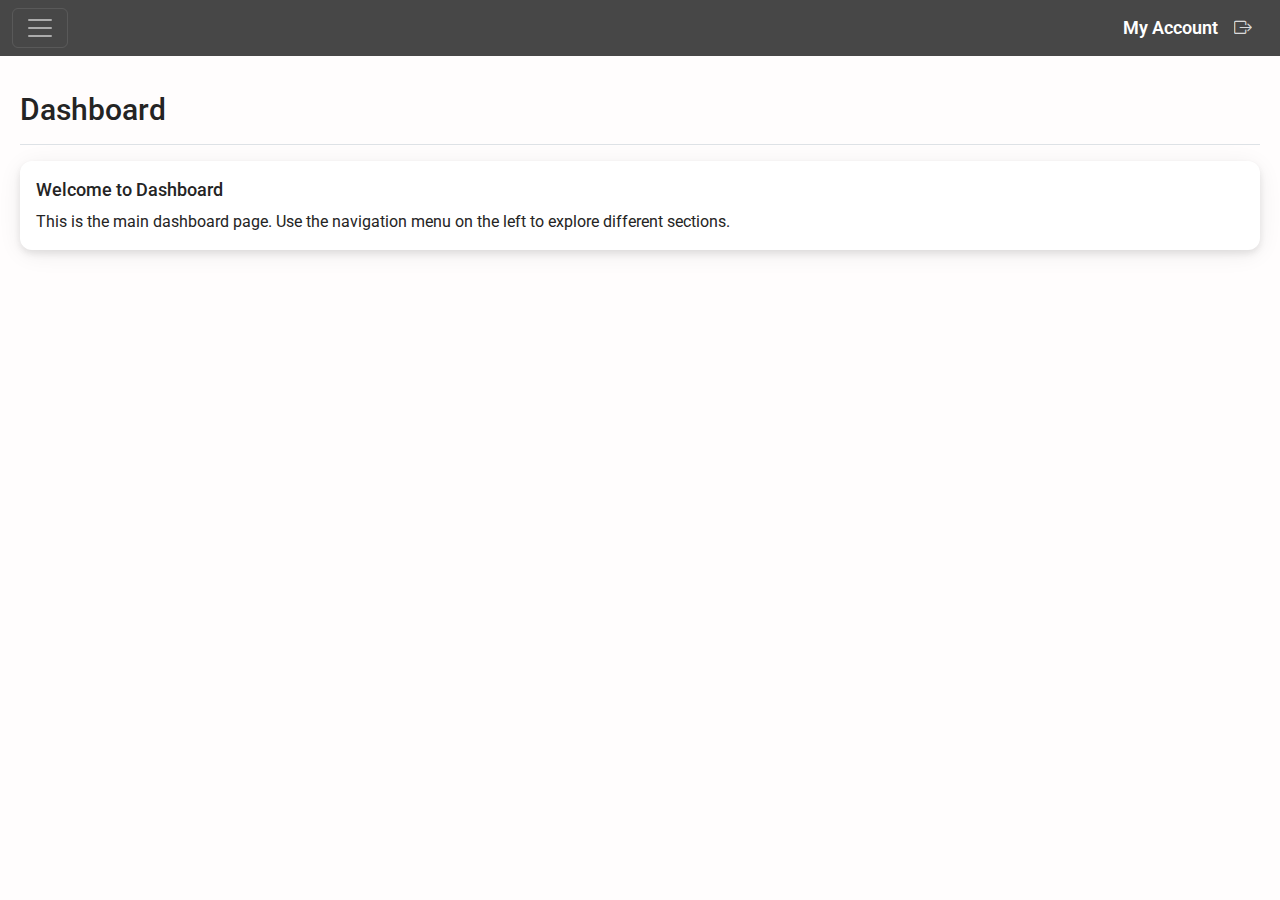
<file: index.html>
<!DOCTYPE html>
<html lang="en">
<head>
    <meta charset="UTF-8">
    <meta name="viewport" content="width=device-width, initial-scale=1.0">
    <title>Dashboard - Main Page</title>
    <!-- Bootstrap CSS -->
    <link href="https://cdn.jsdelivr.net/npm/bootstrap@5.3.0/dist/css/bootstrap.min.css" rel="stylesheet">
    <!-- Bootstrap Icons -->
    <link href="https://cdn.jsdelivr.net/npm/bootstrap-icons@1.10.0/font/bootstrap-icons.css" rel="stylesheet">
    <!-- Roboto Font -->
    <link href="https://fonts.googleapis.com/css2?family=Roboto:wght@400;500;700&display=swap" rel="stylesheet">
    <!-- Custom CSS -->
    <link href="style.css" rel="stylesheet">
</head>
<body>
    <!-- Navbar -->
    <nav class="navbar navbar-expand-lg navbar-dark bg-dark fixed-top">
        <div class="container-fluid">
            <button class="navbar-toggler me-3" type="button" data-bs-toggle="offcanvas" data-bs-target="#sidebar" aria-controls="sidebar" aria-expanded="false" aria-label="Toggle navigation">
                <span class="navbar-toggler-icon"></span>
            </button>
            
            <div class="ms-auto d-flex align-items-center">
                <a class="navbar-brand me-3" href="account.html">
                    My Account
                </a>
                <a class="navbar-brand" href="login.html" title="Logout">
                    <i class="bi bi-box-arrow-right" style="font-size: 1.1rem; opacity: 0.8;"></i>
                </a>
            </div>
        </div>
    </nav>

    <!-- Offcanvas Sidebar -->
    <div class="offcanvas offcanvas-start" tabindex="-1" id="sidebar" aria-labelledby="sidebarLabel">
        <div class="offcanvas-header">
            <h5 class="offcanvas-title" id="sidebarLabel">
                <img src="asset/company-logo.jpg" alt="Company Logo">
                <span>Dashboard</span>
            </h5>
            <button type="button" class="btn-close btn-close-white" data-bs-dismiss="offcanvas" aria-label="Close"></button>
        </div>
        <div class="offcanvas-body">
            <ul class="nav flex-column">
                <li class="nav-item">
                    <a class="nav-link active" href="index.html">
                        <i class="bi bi-house"></i>
                        <span>Home</span>
                    </a>
                </li>
                <li class="nav-item">
                    <a class="nav-link" href="crm.html">
                        <i class="bi bi-people"></i>
                        <span>CRM</span>
                    </a>
                </li>
                <li class="nav-item">
                    <a class="nav-link" href="sales.html">
                        <i class="bi bi-graph-up"></i>
                        <span>Sales</span>
                    </a>
                </li>
                <li class="nav-item">
                    <a class="nav-link" href="product.html">
                        <i class="bi bi-box"></i>
                        <span>Product</span>
                    </a>
                </li>
                <li class="nav-item">
                    <a class="nav-link" href="user-management.html">
                        <i class="bi bi-person-gear"></i>
                        <span>User Management</span>
                    </a>
                </li>
            </ul>
        </div>
    </div>

    <!-- Main content area -->
    <main class="main-content">
        <div class="d-flex justify-content-between flex-wrap flex-md-nowrap align-items-center pt-3 pb-2 mb-3 border-bottom">
            <h1 class="h2">Dashboard</h1>
        </div>
        
        <!-- Main content will go here -->
        <div class="row">
            <div class="col-12">
                <div class="card">
                    <div class="card-body">
                        <h5 class="card-title">Welcome to Dashboard</h5>
                        <p class="card-text">This is the main dashboard page. Use the navigation menu on the left to explore different sections.</p>
                    </div>
                </div>
            </div>
        </div>
    </main>

    <!-- Bootstrap JS -->
    <script src="https://cdn.jsdelivr.net/npm/bootstrap@5.3.0/dist/js/bootstrap.bundle.min.js"></script>
</body>
</html>
</file>
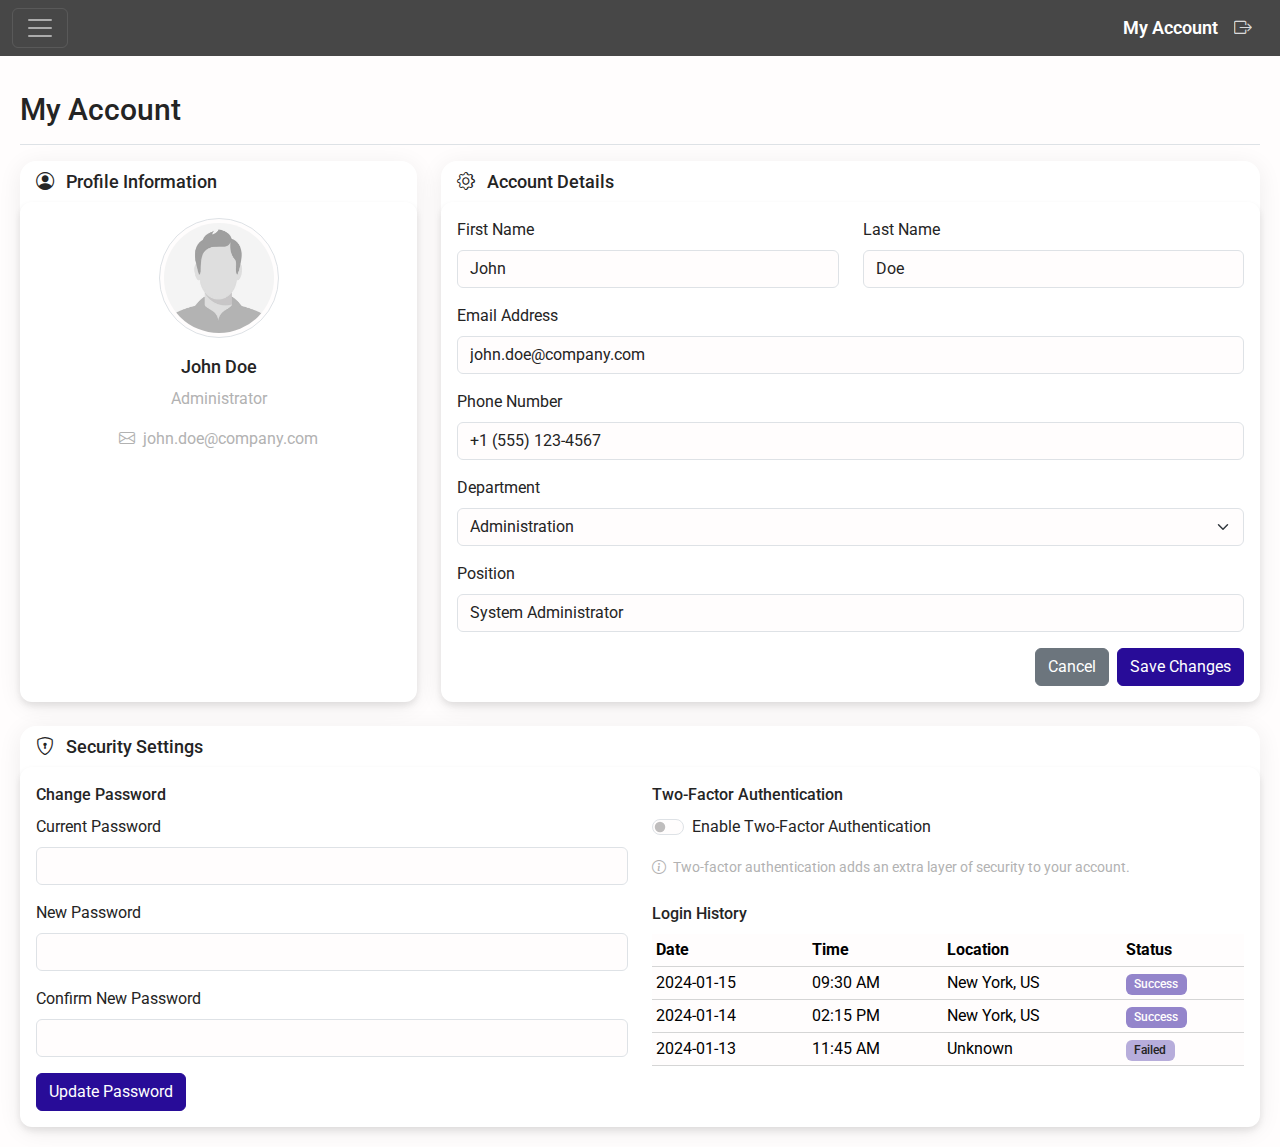
<file: account.html>
<!DOCTYPE html>
<html lang="en">
<head>
    <meta charset="UTF-8">
    <meta name="viewport" content="width=device-width, initial-scale=1.0">
    <title>My Account - User Profile</title>
    <!-- Bootstrap CSS -->
    <link href="https://cdn.jsdelivr.net/npm/bootstrap@5.3.0/dist/css/bootstrap.min.css" rel="stylesheet">
    <!-- Bootstrap Icons -->
    <link href="https://cdn.jsdelivr.net/npm/bootstrap-icons@1.10.0/font/bootstrap-icons.css" rel="stylesheet">
    <!-- Roboto Font -->
    <link href="https://fonts.googleapis.com/css2?family=Roboto:wght@400;500;700&display=swap" rel="stylesheet">
    <!-- Custom CSS -->
    <link href="style.css" rel="stylesheet">
</head>
<body>
    <!-- Navbar -->
    <nav class="navbar navbar-expand-lg navbar-dark bg-dark fixed-top">
        <div class="container-fluid">
            <button class="navbar-toggler me-3" type="button" data-bs-toggle="offcanvas" data-bs-target="#sidebar" aria-controls="sidebar" aria-expanded="false" aria-label="Toggle navigation">
                <span class="navbar-toggler-icon"></span>
            </button>
            
            <div class="ms-auto d-flex align-items-center">
                <a class="navbar-brand me-3" href="account.html">
                    My Account
                </a>
                <a class="navbar-brand" href="login.html" title="Logout">
                    <i class="bi bi-box-arrow-right" style="font-size: 1.1rem; opacity: 0.8;"></i>
                </a>
            </div>
        </div>
    </nav>

    <!-- Offcanvas Sidebar -->
    <div class="offcanvas offcanvas-start" tabindex="-1" id="sidebar" aria-labelledby="sidebarLabel">
        <div class="offcanvas-header">
            <h5 class="offcanvas-title" id="sidebarLabel">
                <img src="asset/company-logo.jpg" alt="Company Logo">
                <span>Dashboard</span>
            </h5>
            <button type="button" class="btn-close btn-close-white" data-bs-dismiss="offcanvas" aria-label="Close"></button>
        </div>
        <div class="offcanvas-body">
            <ul class="nav flex-column">
                <li class="nav-item">
                    <a class="nav-link" href="index.html">
                        <i class="bi bi-house"></i>
                        <span>Home</span>
                    </a>
                </li>
                <li class="nav-item">
                    <a class="nav-link" href="crm.html">
                        <i class="bi bi-people"></i>
                        <span>CRM</span>
                    </a>
                </li>
                <li class="nav-item">
                    <a class="nav-link" href="sales.html">
                        <i class="bi bi-graph-up"></i>
                        <span>Sales</span>
                    </a>
                </li>
                <li class="nav-item">
                    <a class="nav-link" href="product.html">
                        <i class="bi bi-box"></i>
                        <span>Product</span>
                    </a>
                </li>
                <li class="nav-item">
                    <a class="nav-link" href="user-management.html">
                        <i class="bi bi-person-gear"></i>
                        <span>User Management</span>
                    </a>
                </li>
            </ul>
        </div>
    </div>

    <!-- Main content area -->
    <main class="main-content">
        <div class="d-flex justify-content-between flex-wrap flex-md-nowrap align-items-center pt-3 pb-2 mb-3 border-bottom">
            <h1 class="h2">My Account</h1>
        </div>
        
        <!-- Account content -->
        <div class="row align-items-stretch">
            <!-- Profile Information -->
            <div class="col-lg-4 d-flex flex-column">
                <div class="card flex-fill">
                    <div class="card-header">
                        <h5 class="card-title mb-0">
                            <i class="bi bi-person-circle me-2"></i>
                            Profile Information
                        </h5>
                    </div>
                    <div class="card-body text-center">
                        <div class="mb-3">
                            <img src="asset/dummy-profile-pic.jpg" 
                                 alt="Profile Picture" 
                                 class="rounded-circle img-thumbnail" 
                                 style="width: 120px; height: 120px;">
                        </div>
                        <h5 class="card-title">John Doe</h5>
                        <p class="text-muted">Administrator</p>
                        <p class="text-muted mb-0">
                            <i class="bi bi-envelope me-1"></i>
                            john.doe@company.com
                        </p>
                    </div>
                </div>
            </div>

            <!-- Account Details -->
            <div class="col-lg-8 d-flex flex-column">
                <div class="card flex-fill">
                    <div class="card-header">
                        <h5 class="card-title mb-0">
                            <i class="bi bi-gear me-2"></i>
                            Account Details
                        </h5>
                    </div>
                    <div class="card-body">
                        <form>
                            <div class="row">
                                <div class="col-md-6 mb-3">
                                    <label for="firstName" class="form-label">First Name</label>
                                    <input type="text" class="form-control" id="firstName" value="John">
                                </div>
                                <div class="col-md-6 mb-3">
                                    <label for="lastName" class="form-label">Last Name</label>
                                    <input type="text" class="form-control" id="lastName" value="Doe">
                                </div>
                            </div>
                            <div class="mb-3">
                                <label for="email" class="form-label">Email Address</label>
                                <input type="email" class="form-control" id="email" value="john.doe@company.com">
                            </div>
                            <div class="mb-3">
                                <label for="phone" class="form-label">Phone Number</label>
                                <input type="tel" class="form-control" id="phone" value="+1 (555) 123-4567">
                            </div>
                            <div class="mb-3">
                                <label for="department" class="form-label">Department</label>
                                <select class="form-select" id="department">
                                    <option value="admin" selected>Administration</option>
                                    <option value="sales">Sales</option>
                                    <option value="marketing">Marketing</option>
                                    <option value="it">IT</option>
                                    <option value="hr">Human Resources</option>
                                </select>
                            </div>
                            <div class="mb-3">
                                <label for="position" class="form-label">Position</label>
                                <input type="text" class="form-control" id="position" value="System Administrator">
                            </div>
                            <div class="d-flex justify-content-end">
                                <button type="button" class="btn btn-secondary me-2">Cancel</button>
                                <button type="submit" class="btn btn-primary">Save Changes</button>
                            </div>
                        </form>
                    </div>
                </div>
            </div>
        </div>

        <!-- Security Settings -->
        <div class="row mt-4">
            <div class="col-12">
                <div class="card">
                    <div class="card-header">
                        <h5 class="card-title mb-0">
                            <i class="bi bi-shield-lock me-2"></i>
                            Security Settings
                        </h5>
                    </div>
                    <div class="card-body">
                        <div class="row">
                            <div class="col-md-6">
                                <h6>Change Password</h6>
                                <form>
                                    <div class="mb-3">
                                        <label for="currentPassword" class="form-label">Current Password</label>
                                        <input type="password" class="form-control" id="currentPassword">
                                    </div>
                                    <div class="mb-3">
                                        <label for="newPassword" class="form-label">New Password</label>
                                        <input type="password" class="form-control" id="newPassword">
                                    </div>
                                    <div class="mb-3">
                                        <label for="confirmPassword" class="form-label">Confirm New Password</label>
                                        <input type="password" class="form-control" id="confirmPassword">
                                    </div>
                                    <button type="submit" class="btn btn-primary">Update Password</button>
                                </form>
                            </div>
                            <div class="col-md-6">
                                <h6>Two-Factor Authentication</h6>
                                <div class="d-flex align-items-center mb-3">
                                    <div class="form-check form-switch me-3">
                                        <input class="form-check-input" type="checkbox" id="twoFactorAuth">
                                        <label class="form-check-label" for="twoFactorAuth">
                                            Enable Two-Factor Authentication
                                        </label>
                                    </div>
                                </div>
                                <p class="text-muted small">
                                    <i class="bi bi-info-circle me-1"></i>
                                    Two-factor authentication adds an extra layer of security to your account.
                                </p>
                                
                                <h6 class="mt-4">Login History</h6>
                                <div class="table-responsive">
                                    <table class="table table-sm">
                                        <thead>
                                            <tr>
                                                <th>Date</th>
                                                <th>Time</th>
                                                <th>Location</th>
                                                <th>Status</th>
                                            </tr>
                                        </thead>
                                        <tbody>
                                            <tr>
                                                <td>2024-01-15</td>
                                                <td>09:30 AM</td>
                                                <td>New York, US</td>
                                                <td><span class="badge bg-success">Success</span></td>
                                            </tr>
                                            <tr>
                                                <td>2024-01-14</td>
                                                <td>02:15 PM</td>
                                                <td>New York, US</td>
                                                <td><span class="badge bg-success">Success</span></td>
                                            </tr>
                                            <tr>
                                                <td>2024-01-13</td>
                                                <td>11:45 AM</td>
                                                <td>Unknown</td>
                                                <td><span class="badge bg-warning">Failed</span></td>
                                            </tr>
                                        </tbody>
                                    </table>
                                </div>
                            </div>
                        </div>
                    </div>
                </div>
            </div>
        </div>
    </main>

    <!-- Bootstrap JS -->
    <script src="https://cdn.jsdelivr.net/npm/bootstrap@5.3.0/dist/js/bootstrap.bundle.min.js"></script>
</body>
</html>
</file>
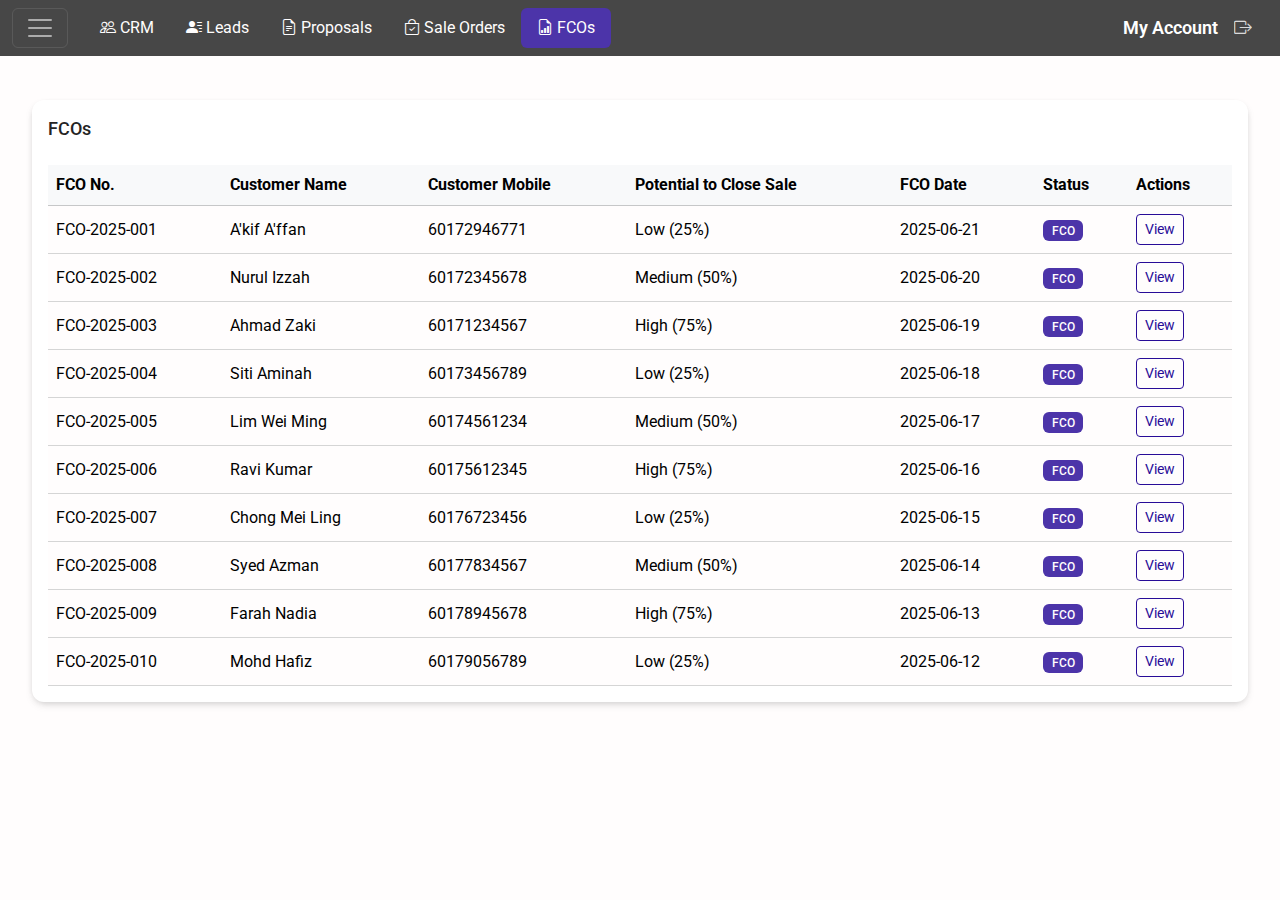
<file: fcos.html>
<!DOCTYPE html>
<html lang="en">
<head>
    <meta charset="UTF-8">
    <meta name="viewport" content="width=device-width, initial-scale=1.0">
    <title>FCOs</title>
    <!-- Bootstrap CSS -->
    <link href="https://cdn.jsdelivr.net/npm/bootstrap@5.3.0/dist/css/bootstrap.min.css" rel="stylesheet">
    <!-- Bootstrap Icons -->
    <link href="https://cdn.jsdelivr.net/npm/bootstrap-icons@1.10.0/font/bootstrap-icons.css" rel="stylesheet">
    <!-- Roboto Font -->
    <link href="https://fonts.googleapis.com/css2?family=Roboto:wght@400;500;700&display=swap" rel="stylesheet">
    <!-- Custom CSS -->
    <link href="style.css" rel="stylesheet">
</head>
<body>
    <!-- Navbar -->
    <nav class="navbar navbar-expand-lg navbar-dark bg-dark fixed-top flex-column">
        <div class="container-fluid d-flex align-items-center">
            <button class="navbar-toggler me-3" type="button" data-bs-toggle="offcanvas" data-bs-target="#sidebar" aria-controls="sidebar" aria-expanded="false" aria-label="Toggle navigation">
                <span class="navbar-toggler-icon"></span>
            </button>
            <ul class="nav nav-pills">
                <li class="nav-item">
                    <a class="nav-link" href="crm.html"><i class="bi bi-people me-1"></i>CRM</a>
                </li>
                <li class="nav-item">
                    <a class="nav-link" href="leads.html"><i class="bi bi-person-lines-fill me-1"></i>Leads</a>
                </li>
                <li class="nav-item">
                    <a class="nav-link" href="proposals.html"><i class="bi bi-file-earmark-text me-1"></i>Proposals</a>
                </li>
                <li class="nav-item">
                    <a class="nav-link" href="sale-orders.html"><i class="bi bi-bag-check me-1"></i>Sale Orders</a>
                </li>
                <li class="nav-item">
                    <a class="nav-link active" href="fcos.html"><i class="bi bi-file-earmark-bar-graph me-1"></i>FCOs</a>
                </li>
            </ul>
            <div class="ms-auto d-flex align-items-center">
                <a class="navbar-brand me-3" href="account.html">My Account</a>
                <a class="navbar-brand" href="login.html" title="Logout">
                    <i class="bi bi-box-arrow-right" style="font-size: 1.1rem; opacity: 0.8;"></i>
                </a>
            </div>
        </div>
    </nav>
    <!-- Offcanvas Sidebar -->
    <div class="offcanvas offcanvas-start" tabindex="-1" id="sidebar" aria-labelledby="sidebarLabel">
        <div class="offcanvas-header">
            <h5 class="offcanvas-title" id="sidebarLabel">
                <img src="asset/company-logo.jpg" alt="Company Logo">
                <span>My Company</span>
            </h5>
            <button type="button" class="btn-close btn-close-white" data-bs-dismiss="offcanvas" aria-label="Close"></button>
        </div>
        <div class="offcanvas-body">
            <ul class="nav flex-column">
                <li class="nav-item">
                    <a class="nav-link" href="index.html">
                        <i class="bi bi-house"></i>
                        <span>Home</span>
                    </a>
                </li>
                <li class="nav-item">
                    <a class="nav-link active" href="crm.html">
                        <i class="bi bi-people"></i>
                        <span>CRM</span>
                    </a>
                </li>
                <li class="nav-item">
                    <a class="nav-link" href="sales.html">
                        <i class="bi bi-graph-up"></i>
                        <span>Sales</span>
                    </a>
                </li>
                <li class="nav-item">
                    <a class="nav-link" href="product.html">
                        <i class="bi bi-box"></i>
                        <span>Product</span>
                    </a>
                </li>
                <li class="nav-item">
                    <a class="nav-link" href="user-management.html">
                        <i class="bi bi-person-gear"></i>
                        <span>User Management</span>
                    </a>
                </li>
            </ul>
        </div>
    </div>
    <!-- Main content area -->
    <main class="main-content">
        <div class="container-fluid py-4">
            <div class="card shadow-sm border-0">
                <div class="card-body">
                    <h5 class="card-title mb-4">FCOs</h5>
                    <div class="table-responsive">
                        <table class="table align-middle mb-0">
                            <thead class="table-light">
                                <tr>
                                    <th>FCO No.</th>
                                    <th>Customer Name</th>
                                    <th>Customer Mobile</th>
                                    <th>Potential to Close Sale</th>
                                    <th>FCO Date</th>
                                    <th>Status</th>
                                    <th>Actions</th>
                                </tr>
                            </thead>
                            <tbody>
                                <tr class="clickable-row" data-href="fco-detail.html">
                                    <td>FCO-2025-001</td>
                                    <td>A'kif A'ffan</td>
                                    <td>60172946771</td>
                                    <td>Low (25%)</td>
                                    <td>2025-06-21</td>
                                    <td><span class="badge bg-secondary">FCO</span></td>
                                    <td><button class="btn btn-sm btn-outline-primary">View</button></td>
                                </tr>
                                <tr class="clickable-row" data-href="fco-detail.html">
                                    <td>FCO-2025-002</td>
                                    <td>Nurul Izzah</td>
                                    <td>60172345678</td>
                                    <td>Medium (50%)</td>
                                    <td>2025-06-20</td>
                                    <td><span class="badge bg-secondary">FCO</span></td>
                                    <td><button class="btn btn-sm btn-outline-primary">View</button></td>
                                </tr>
                                <tr class="clickable-row" data-href="fco-detail.html">
                                    <td>FCO-2025-003</td>
                                    <td>Ahmad Zaki</td>
                                    <td>60171234567</td>
                                    <td>High (75%)</td>
                                    <td>2025-06-19</td>
                                    <td><span class="badge bg-secondary">FCO</span></td>
                                    <td><button class="btn btn-sm btn-outline-primary">View</button></td>
                                </tr>
                                <tr class="clickable-row" data-href="fco-detail.html">
                                    <td>FCO-2025-004</td>
                                    <td>Siti Aminah</td>
                                    <td>60173456789</td>
                                    <td>Low (25%)</td>
                                    <td>2025-06-18</td>
                                    <td><span class="badge bg-secondary">FCO</span></td>
                                    <td><button class="btn btn-sm btn-outline-primary">View</button></td>
                                </tr>
                                <tr class="clickable-row" data-href="fco-detail.html">
                                    <td>FCO-2025-005</td>
                                    <td>Lim Wei Ming</td>
                                    <td>60174561234</td>
                                    <td>Medium (50%)</td>
                                    <td>2025-06-17</td>
                                    <td><span class="badge bg-secondary">FCO</span></td>
                                    <td><button class="btn btn-sm btn-outline-primary">View</button></td>
                                </tr>
                                <tr class="clickable-row" data-href="fco-detail.html">
                                    <td>FCO-2025-006</td>
                                    <td>Ravi Kumar</td>
                                    <td>60175612345</td>
                                    <td>High (75%)</td>
                                    <td>2025-06-16</td>
                                    <td><span class="badge bg-secondary">FCO</span></td>
                                    <td><button class="btn btn-sm btn-outline-primary">View</button></td>
                                </tr>
                                <tr class="clickable-row" data-href="fco-detail.html">
                                    <td>FCO-2025-007</td>
                                    <td>Chong Mei Ling</td>
                                    <td>60176723456</td>
                                    <td>Low (25%)</td>
                                    <td>2025-06-15</td>
                                    <td><span class="badge bg-secondary">FCO</span></td>
                                    <td><button class="btn btn-sm btn-outline-primary">View</button></td>
                                </tr>
                                <tr class="clickable-row" data-href="fco-detail.html">
                                    <td>FCO-2025-008</td>
                                    <td>Syed Azman</td>
                                    <td>60177834567</td>
                                    <td>Medium (50%)</td>
                                    <td>2025-06-14</td>
                                    <td><span class="badge bg-secondary">FCO</span></td>
                                    <td><button class="btn btn-sm btn-outline-primary">View</button></td>
                                </tr>
                                <tr class="clickable-row" data-href="fco-detail.html">
                                    <td>FCO-2025-009</td>
                                    <td>Farah Nadia</td>
                                    <td>60178945678</td>
                                    <td>High (75%)</td>
                                    <td>2025-06-13</td>
                                    <td><span class="badge bg-secondary">FCO</span></td>
                                    <td><button class="btn btn-sm btn-outline-primary">View</button></td>
                                </tr>
                                <tr class="clickable-row" data-href="fco-detail.html">
                                    <td>FCO-2025-010</td>
                                    <td>Mohd Hafiz</td>
                                    <td>60179056789</td>
                                    <td>Low (25%)</td>
                                    <td>2025-06-12</td>
                                    <td><span class="badge bg-secondary">FCO</span></td>
                                    <td><button class="btn btn-sm btn-outline-primary">View</button></td>
                                </tr>
                            </tbody>
                        </table>
                    </div>
                </div>
            </div>
        </div>
    </main>
    <script>
    // Make table rows clickable
    document.addEventListener('DOMContentLoaded', function() {
        document.querySelectorAll('.clickable-row').forEach(function(row) {
            row.addEventListener('click', function(e) {
                if (e.target.tagName === 'BUTTON') return;
                window.location = row.getAttribute('data-href');
            });
        });
    });
    </script>
    <!-- Bootstrap JS -->
    <script src="https://cdn.jsdelivr.net/npm/bootstrap@5.3.0/dist/js/bootstrap.bundle.min.js"></script>
</body>
</html>
</file>
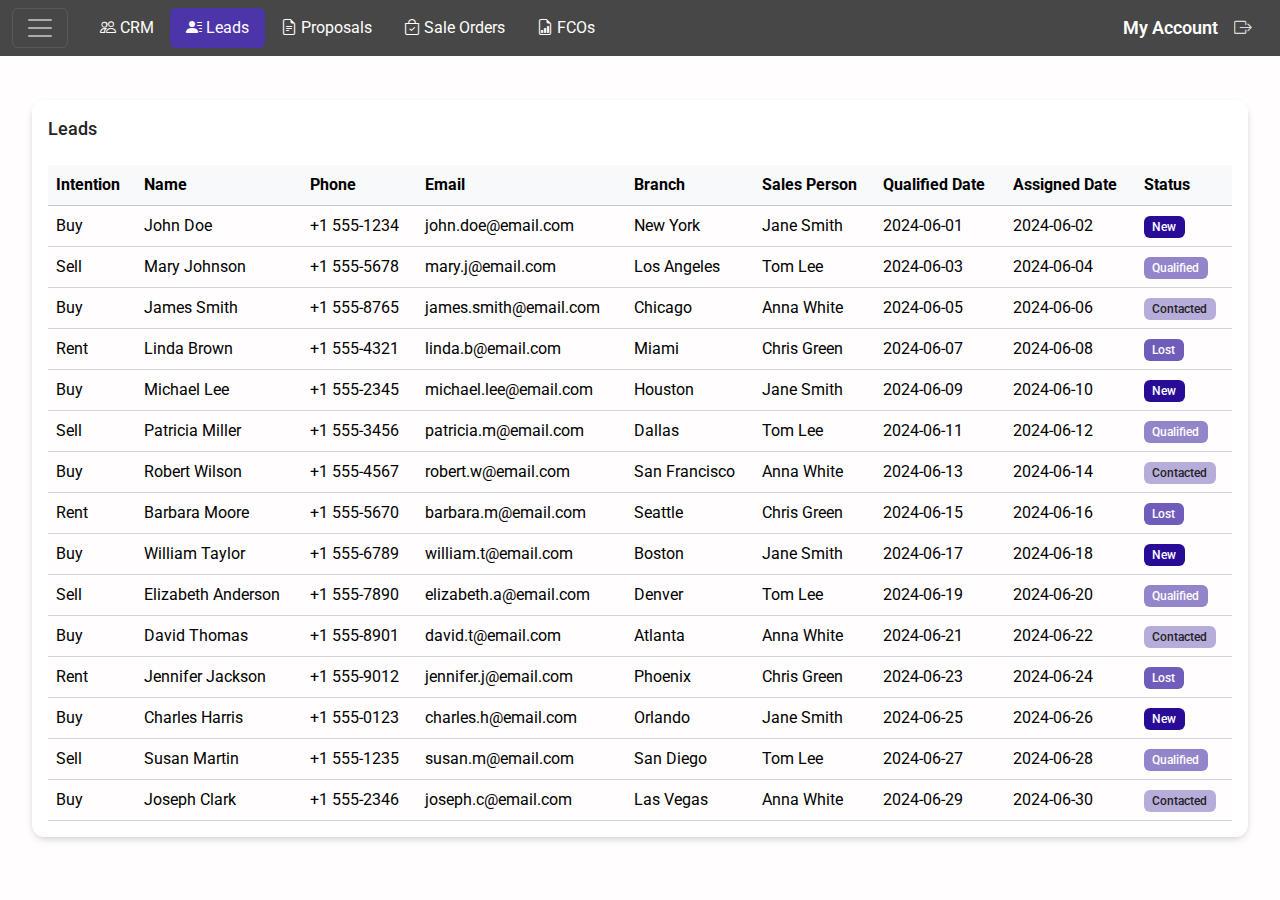
<file: leads.html>
<!DOCTYPE html>
<html lang="en">
<head>
    <meta charset="UTF-8">
    <meta name="viewport" content="width=device-width, initial-scale=1.0">
    <title>Leads</title>
    <!-- Bootstrap CSS -->
    <link href="https://cdn.jsdelivr.net/npm/bootstrap@5.3.0/dist/css/bootstrap.min.css" rel="stylesheet">
    <!-- Bootstrap Icons -->
    <link href="https://cdn.jsdelivr.net/npm/bootstrap-icons@1.10.0/font/bootstrap-icons.css" rel="stylesheet">
    <!-- Roboto Font -->
    <link href="https://fonts.googleapis.com/css2?family=Roboto:wght@400;500;700&display=swap" rel="stylesheet">
    <!-- Custom CSS -->
    <link href="style.css" rel="stylesheet">
</head>
<body>
    <!-- Navbar -->
    <nav class="navbar navbar-expand-lg navbar-dark bg-dark fixed-top flex-column">
        <div class="container-fluid d-flex align-items-center">
            <button class="navbar-toggler me-3" type="button" data-bs-toggle="offcanvas" data-bs-target="#sidebar" aria-controls="sidebar" aria-expanded="false" aria-label="Toggle navigation">
                <span class="navbar-toggler-icon"></span>
            </button>
            <ul class="nav nav-pills">
                <li class="nav-item">
                    <a class="nav-link" href="crm.html"><i class="bi bi-people me-1"></i>CRM</a>
                </li>
                <li class="nav-item">
                    <a class="nav-link active" href="leads.html"><i class="bi bi-person-lines-fill me-1"></i>Leads</a>
                </li>
                <li class="nav-item">
                    <a class="nav-link" href="proposals.html"><i class="bi bi-file-earmark-text me-1"></i>Proposals</a>
                </li>
                <li class="nav-item">
                    <a class="nav-link" href="sale-orders.html"><i class="bi bi-bag-check me-1"></i>Sale Orders</a>
                </li>
                <li class="nav-item">
                    <a class="nav-link" href="fcos.html"><i class="bi bi-file-earmark-bar-graph me-1"></i>FCOs</a>
                </li>
            </ul>
            <div class="ms-auto d-flex align-items-center">
                <a class="navbar-brand me-3" href="account.html">My Account</a>
                <a class="navbar-brand" href="login.html" title="Logout">
                    <i class="bi bi-box-arrow-right" style="font-size: 1.1rem; opacity: 0.8;"></i>
                </a>
            </div>
        </div>
    </nav>
    <!-- Toast Container -->
    <div class="toast-container position-fixed top-0 end-0 p-3">
        <div id="markAsLostToast" class="toast align-items-center text-bg-danger border-0" role="alert" aria-live="assertive" aria-atomic="true">
            <div class="d-flex">
                <div class="toast-body">
                    <i class="bi bi-x-circle me-2"></i>Lead has been marked as lost
                </div>
                <button type="button" class="btn-close btn-close-white me-2 m-auto" data-bs-dismiss="toast" aria-label="Close"></button>
            </div>
        </div>
    </div>
    <!-- Offcanvas Sidebar -->
    <div class="offcanvas offcanvas-start" tabindex="-1" id="sidebar" aria-labelledby="sidebarLabel">
        <div class="offcanvas-header">
            <h5 class="offcanvas-title" id="sidebarLabel">
                <img src="asset/company-logo.jpg" alt="Company Logo">
                <span>My Company</span>
            </h5>
            <button type="button" class="btn-close btn-close-white" data-bs-dismiss="offcanvas" aria-label="Close"></button>
        </div>
        <div class="offcanvas-body">
            <ul class="nav flex-column">
                <li class="nav-item">
                    <a class="nav-link" href="index.html">
                        <i class="bi bi-house"></i>
                        <span>Home</span>
                    </a>
                </li>
                <li class="nav-item">
                    <a class="nav-link active" href="crm.html">
                        <i class="bi bi-people"></i>
                        <span>CRM</span>
                    </a>
                </li>
                <li class="nav-item">
                    <a class="nav-link" href="sales.html">
                        <i class="bi bi-graph-up"></i>
                        <span>Sales</span>
                    </a>
                </li>
                <li class="nav-item">
                    <a class="nav-link" href="product.html">
                        <i class="bi bi-box"></i>
                        <span>Product</span>
                    </a>
                </li>
                <li class="nav-item">
                    <a class="nav-link" href="user-management.html">
                        <i class="bi bi-person-gear"></i>
                        <span>User Management</span>
                    </a>
                </li>
            </ul>
        </div>
    </div>
    <!-- Main content area -->
    <main class="main-content">
        <div class="container-fluid py-4">
            <div class="card shadow-sm border-0">
                <div class="card-body">
                    <h5 class="card-title mb-4">Leads</h5>
                    <div class="table-responsive">
                        <table class="table align-middle mb-0">
                            <thead class="table-light">
                                <tr>
                                    <th>Intention</th>
                                    <th>Name</th>
                                    <th>Phone</th>
                                    <th>Email</th>
                                    <th>Branch</th>
                                    <th>Sales Person</th>
                                    <th>Qualified Date</th>
                                    <th>Assigned Date</th>
                                    <th>Status</th>
                                </tr>
                            </thead>
                            <tbody>
                                <tr class="clickable-row" data-href="lead-detail.html">
                                    <td>Buy</td>
                                    <td>John Doe</td>
                                    <td>+1 555-1234</td>
                                    <td>john.doe@email.com</td>
                                    <td>New York</td>
                                    <td>Jane Smith</td>
                                    <td>2024-06-01</td>
                                    <td>2024-06-02</td>
                                    <td><span class="badge bg-primary">New</span></td>
                                </tr>
                                <tr class="clickable-row" data-href="lead-detail.html">
                                    <td>Sell</td>
                                    <td>Mary Johnson</td>
                                    <td>+1 555-5678</td>
                                    <td>mary.j@email.com</td>
                                    <td>Los Angeles</td>
                                    <td>Tom Lee</td>
                                    <td>2024-06-03</td>
                                    <td>2024-06-04</td>
                                    <td><span class="badge bg-success">Qualified</span></td>
                                </tr>
                                <tr class="clickable-row" data-href="lead-detail.html">
                                    <td>Buy</td>
                                    <td>James Smith</td>
                                    <td>+1 555-8765</td>
                                    <td>james.smith@email.com</td>
                                    <td>Chicago</td>
                                    <td>Anna White</td>
                                    <td>2024-06-05</td>
                                    <td>2024-06-06</td>
                                    <td><span class="badge bg-warning">Contacted</span></td>
                                </tr>
                                <tr class="clickable-row" data-href="lead-detail.html">
                                    <td>Rent</td>
                                    <td>Linda Brown</td>
                                    <td>+1 555-4321</td>
                                    <td>linda.b@email.com</td>
                                    <td>Miami</td>
                                    <td>Chris Green</td>
                                    <td>2024-06-07</td>
                                    <td>2024-06-08</td>
                                    <td><span class="badge bg-danger">Lost</span></td>
                                </tr>
                                <tr class="clickable-row" data-href="lead-detail.html">
                                    <td>Buy</td>
                                    <td>Michael Lee</td>
                                    <td>+1 555-2345</td>
                                    <td>michael.lee@email.com</td>
                                    <td>Houston</td>
                                    <td>Jane Smith</td>
                                    <td>2024-06-09</td>
                                    <td>2024-06-10</td>
                                    <td><span class="badge bg-primary">New</span></td>
                                </tr>
                                <tr class="clickable-row" data-href="lead-detail.html">
                                    <td>Sell</td>
                                    <td>Patricia Miller</td>
                                    <td>+1 555-3456</td>
                                    <td>patricia.m@email.com</td>
                                    <td>Dallas</td>
                                    <td>Tom Lee</td>
                                    <td>2024-06-11</td>
                                    <td>2024-06-12</td>
                                    <td><span class="badge bg-success">Qualified</span></td>
                                </tr>
                                <tr class="clickable-row" data-href="lead-detail.html">
                                    <td>Buy</td>
                                    <td>Robert Wilson</td>
                                    <td>+1 555-4567</td>
                                    <td>robert.w@email.com</td>
                                    <td>San Francisco</td>
                                    <td>Anna White</td>
                                    <td>2024-06-13</td>
                                    <td>2024-06-14</td>
                                    <td><span class="badge bg-warning">Contacted</span></td>
                                </tr>
                                <tr class="clickable-row" data-href="lead-detail.html">
                                    <td>Rent</td>
                                    <td>Barbara Moore</td>
                                    <td>+1 555-5670</td>
                                    <td>barbara.m@email.com</td>
                                    <td>Seattle</td>
                                    <td>Chris Green</td>
                                    <td>2024-06-15</td>
                                    <td>2024-06-16</td>
                                    <td><span class="badge bg-danger">Lost</span></td>
                                </tr>
                                <tr class="clickable-row" data-href="lead-detail.html">
                                    <td>Buy</td>
                                    <td>William Taylor</td>
                                    <td>+1 555-6789</td>
                                    <td>william.t@email.com</td>
                                    <td>Boston</td>
                                    <td>Jane Smith</td>
                                    <td>2024-06-17</td>
                                    <td>2024-06-18</td>
                                    <td><span class="badge bg-primary">New</span></td>
                                </tr>
                                <tr class="clickable-row" data-href="lead-detail.html">
                                    <td>Sell</td>
                                    <td>Elizabeth Anderson</td>
                                    <td>+1 555-7890</td>
                                    <td>elizabeth.a@email.com</td>
                                    <td>Denver</td>
                                    <td>Tom Lee</td>
                                    <td>2024-06-19</td>
                                    <td>2024-06-20</td>
                                    <td><span class="badge bg-success">Qualified</span></td>
                                </tr>
                                <tr class="clickable-row" data-href="lead-detail.html">
                                    <td>Buy</td>
                                    <td>David Thomas</td>
                                    <td>+1 555-8901</td>
                                    <td>david.t@email.com</td>
                                    <td>Atlanta</td>
                                    <td>Anna White</td>
                                    <td>2024-06-21</td>
                                    <td>2024-06-22</td>
                                    <td><span class="badge bg-warning">Contacted</span></td>
                                </tr>
                                <tr class="clickable-row" data-href="lead-detail.html">
                                    <td>Rent</td>
                                    <td>Jennifer Jackson</td>
                                    <td>+1 555-9012</td>
                                    <td>jennifer.j@email.com</td>
                                    <td>Phoenix</td>
                                    <td>Chris Green</td>
                                    <td>2024-06-23</td>
                                    <td>2024-06-24</td>
                                    <td><span class="badge bg-danger">Lost</span></td>
                                </tr>
                                <tr class="clickable-row" data-href="lead-detail.html">
                                    <td>Buy</td>
                                    <td>Charles Harris</td>
                                    <td>+1 555-0123</td>
                                    <td>charles.h@email.com</td>
                                    <td>Orlando</td>
                                    <td>Jane Smith</td>
                                    <td>2024-06-25</td>
                                    <td>2024-06-26</td>
                                    <td><span class="badge bg-primary">New</span></td>
                                </tr>
                                <tr class="clickable-row" data-href="lead-detail.html">
                                    <td>Sell</td>
                                    <td>Susan Martin</td>
                                    <td>+1 555-1235</td>
                                    <td>susan.m@email.com</td>
                                    <td>San Diego</td>
                                    <td>Tom Lee</td>
                                    <td>2024-06-27</td>
                                    <td>2024-06-28</td>
                                    <td><span class="badge bg-success">Qualified</span></td>
                                </tr>
                                <tr class="clickable-row" data-href="lead-detail.html">
                                    <td>Buy</td>
                                    <td>Joseph Clark</td>
                                    <td>+1 555-2346</td>
                                    <td>joseph.c@email.com</td>
                                    <td>Las Vegas</td>
                                    <td>Anna White</td>
                                    <td>2024-06-29</td>
                                    <td>2024-06-30</td>
                                    <td><span class="badge bg-warning">Contacted</span></td>
                                </tr>
                            </tbody>
                        </table>
                    </div>
                </div>
            </div>
        </div>
    </main>
    <script>
    // Make table rows clickable
    document.addEventListener('DOMContentLoaded', function() {
        document.querySelectorAll('.clickable-row').forEach(function(row) {
            row.addEventListener('click', function() {
                window.location = row.getAttribute('data-href');
            });
        });
    });
    </script>
    <!-- Bootstrap JS -->
    <script src="https://cdn.jsdelivr.net/npm/bootstrap@5.3.0/dist/js/bootstrap.bundle.min.js"></script>
    <!-- Custom JavaScript -->
    <script>
        document.addEventListener('DOMContentLoaded', function() {
            // Check URL parameters for toast trigger
            const urlParams = new URLSearchParams(window.location.search);
            if (urlParams.get('showToast') === 'lost') {
                const toast = new bootstrap.Toast(document.getElementById('markAsLostToast'), {
                    animation: true,
                    autohide: true,
                    delay: 2000
                });
                toast.show();
                
                // Clean up the URL without refreshing the page
                window.history.replaceState({}, document.title, window.location.pathname);
            }
        });
    </script>
</body>
</html>
</file>
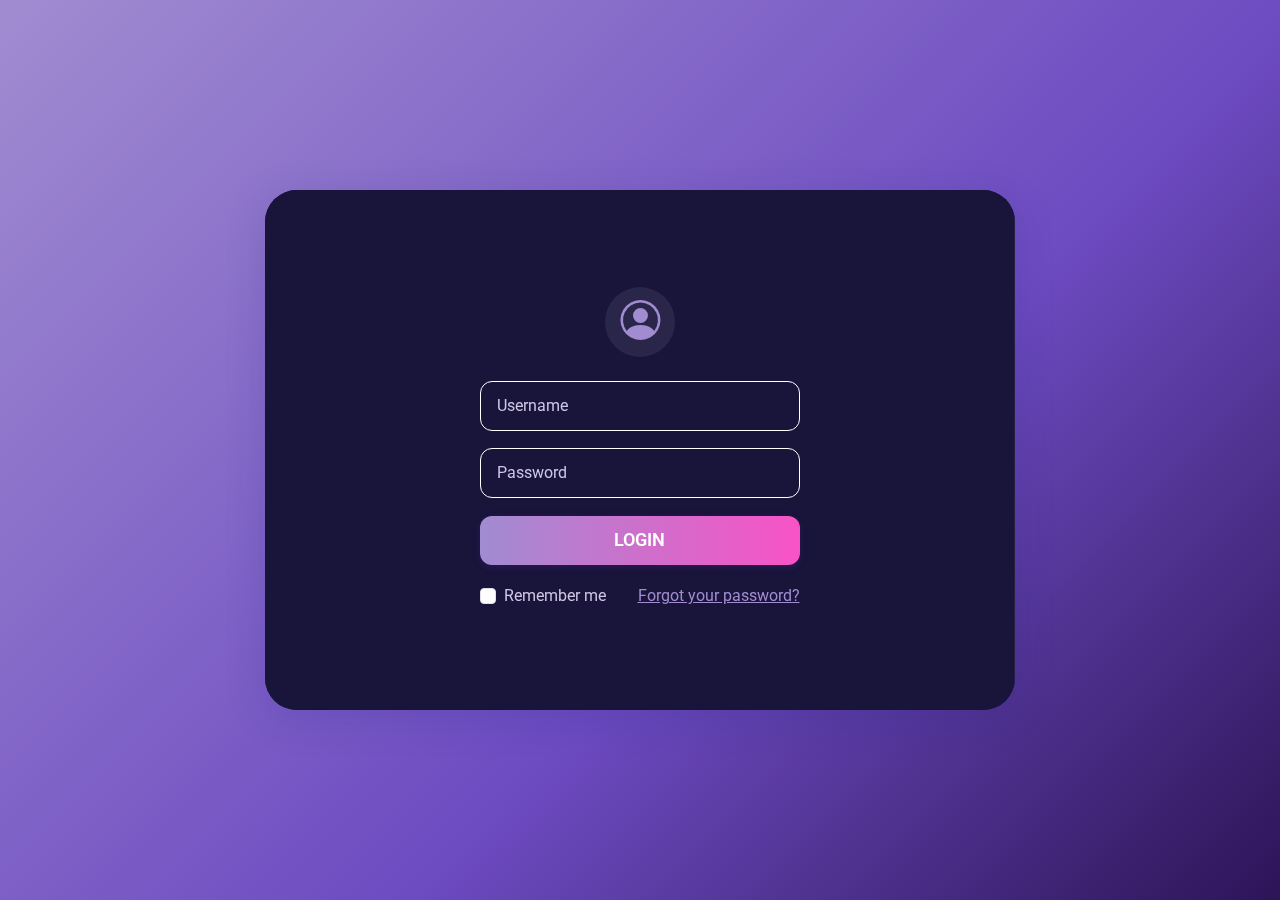
<file: login.html>
<!DOCTYPE html>
<html lang="en">
<head>
    <meta charset="UTF-8">
    <meta name="viewport" content="width=device-width, initial-scale=1.0">
    <title>Login</title>
    <!-- Bootstrap CSS -->
    <link href="https://cdn.jsdelivr.net/npm/bootstrap@5.3.0/dist/css/bootstrap.min.css" rel="stylesheet">
    <!-- Bootstrap Icons -->
    <link href="https://cdn.jsdelivr.net/npm/bootstrap-icons@1.10.0/font/bootstrap-icons.css" rel="stylesheet">
    <!-- Roboto Font -->
    <link href="https://fonts.googleapis.com/css2?family=Roboto:wght@400;500;700&display=swap" rel="stylesheet">
    <!-- Custom CSS -->
    <link href="style.css" rel="stylesheet">
    <style>
        body, html {
            height: 100%;
            margin: 0;
            padding: 0;
            min-height: 100vh;
            width: 100vw;
        }
        .bg-hero {
            position: fixed;
            top: 0; left: 0; width: 100vw; height: 100vh;
            z-index: 0;
            background: linear-gradient(135deg, #a18cd1 0%, #6d4bc1 60%, #2d1457 100%);
        }
        .login-main-card {
            background: #18143a;
            border-radius: 2rem;
            box-shadow: 0 8px 40px 0 rgba(31,38,135,0.18);
            max-width: 750px;
            width: 98vw;
            min-height: 520px;
            display: flex;
            flex-direction: column;
            overflow: hidden;
        }
        .login-navbar {
            background: transparent;
            border-bottom: 1px solid rgba(255,255,255,0.08);
            padding: 1.2rem 2.2rem 1.2rem 2.2rem;
            display: flex;
            align-items: center;
            justify-content: space-between;
        }
        .login-navbar .logo {
            color: #fff;
            font-weight: 700;
            font-size: 1.2rem;
            letter-spacing: 1px;
            display: flex;
            align-items: center;
            gap: 0.5rem;
        }
        .login-navbar .nav {
            gap: 1.5rem;
        }
        .login-navbar .nav-link {
            color: #e0e0e0;
            font-weight: 500;
            font-size: 1rem;
            opacity: 0.85;
        }
        .login-navbar .nav-link.active, .login-navbar .nav-link:hover {
            color: #fff;
            opacity: 1;
        }
        .login-navbar .btn {
            border-radius: 1rem;
            font-weight: 600;
            padding: 0.4rem 1.2rem;
            font-size: 1rem;
        }
        .login-content {
            display: flex;
            flex: 1 1 auto;
            min-height: 0;
        }
        .login-left {
            flex: 1 1 0;
            padding: 2.5rem 2.5rem 2rem 2.5rem;
            display: flex;
            flex-direction: column;
            justify-content: center;
        }
        .login-left {
            background: rgba(24,20,58,0.98);
            border-right: 1px solid rgba(255,255,255,0.06);
            align-items: center;
        }
        .login-avatar {
            width: 70px;
            height: 70px;
            border-radius: 50%;
            background: rgba(255,255,255,0.08);
            display: flex;
            align-items: center;
            justify-content: center;
            margin-bottom: 2rem;
            font-size: 2.5rem;
            color: #a18cd1;
        }
        .login-form {
            width: 100%;
            max-width: 320px;
        }
        .login-form .form-control {
            background: transparent;
            border: 1.5px solid #fff;
            color: #fff;
            border-radius: 12px;
            padding: 0.75rem 1rem;
            margin-bottom: 1.1rem;
        }
        .login-form .form-control::placeholder {
            color: #cfc6e6;
            opacity: 1;
        }
        .login-form .btn-login {
            background: linear-gradient(90deg, #a18cd1 0%, #f953c6 100%);
            color: #fff;
            border: none;
            border-radius: 12px;
            font-weight: 600;
            font-size: 1.1rem;
            padding: 0.7rem 0;
            margin-bottom: 1.2rem;
            box-shadow: 0 2px 8px 0 rgba(169,76,255,0.12);
            transition: transform 0.12s;
        }
        .login-form .btn-login:hover {
            transform: scale(1.03);
            background: linear-gradient(90deg, #f953c6 0%, #a18cd1 100%);
        }
        .login-form .form-check-label, .login-form .form-check-input {
            color: #cfc6e6;
        }
        .login-form .forgot-link {
            color: #a18cd1;
            text-decoration: underline;
            font-size: 0.97rem;
        }
        .login-form .forgot-link:hover {
            color: #f953c6;
        }
        .login-form .remember-row {
            display: flex;
            justify-content: space-between;
            align-items: center;
            margin-bottom: 0.7rem;
        }
        .login-welcome {
            font-size: 2.5rem;
            font-weight: 700;
            margin-bottom: 1.2rem;
            margin-top: 2.5rem;
        }
        .login-desc {
            font-size: 1.1rem;
            color: #cfc6e6;
            margin-bottom: 2.5rem;
            max-width: 350px;
        }
        .login-signup {
            color: #fff;
            font-size: 1rem;
        }
        .login-signup a {
            color: #a18cd1;
            font-weight: 600;
            text-decoration: underline;
        }
        .login-signup a:hover {
            color: #f953c6;
        }
        .swirl-bg {
            position: absolute;
            top: 10%;
            left: 10%;
            width: 80%;
            height: 70%;
            z-index: 0;
            pointer-events: none;
        }
        @media (max-width: 900px) {
            .login-main-card { flex-direction: column; min-height: 0; }
            .login-left { border-right: none; border-bottom: 1px solid rgba(255,255,255,0.06); padding: 2rem 1.2rem; }
            .swirl-bg { left: 0; width: 100%; }
        }
        @media (max-width: 600px) {
            .login-main-card { box-shadow: none; }
            .login-left { padding: 1.2rem 0.5rem; }
            .login-welcome { font-size: 2rem; }
        }
    </style>
</head>
<body>
    <div class="bg-hero"></div>
    <div class="d-flex justify-content-center align-items-center" style="min-height:100vh; position:relative; z-index:2;">
        <div class="login-main-card">
            <div class="login-content flex-grow-1">
                <div class="login-left">
                    <div class="login-avatar mb-4"><i class="bi bi-person-circle"></i></div>
                    <form class="login-form">
                        <input type="text" class="form-control" placeholder="Username" required>
                        <input type="password" class="form-control" placeholder="Password" required>
                        <button type="submit" class="btn btn-login w-100">LOGIN</button>
                        <div class="remember-row">
                            <div class="form-check">
                                <input class="form-check-input" type="checkbox" id="rememberMe">
                                <label class="form-check-label" for="rememberMe">Remember me</label>
                            </div>
                            <a href="#" class="forgot-link">Forgot your password?</a>
                        </div>
                    </form>
                </div>
            </div>
        </div>
    </div>
    <!-- Bootstrap JS -->
    <script src="https://cdn.jsdelivr.net/npm/bootstrap@5.3.0/dist/js/bootstrap.bundle.min.js"></script>
</body>
</html>
</file>
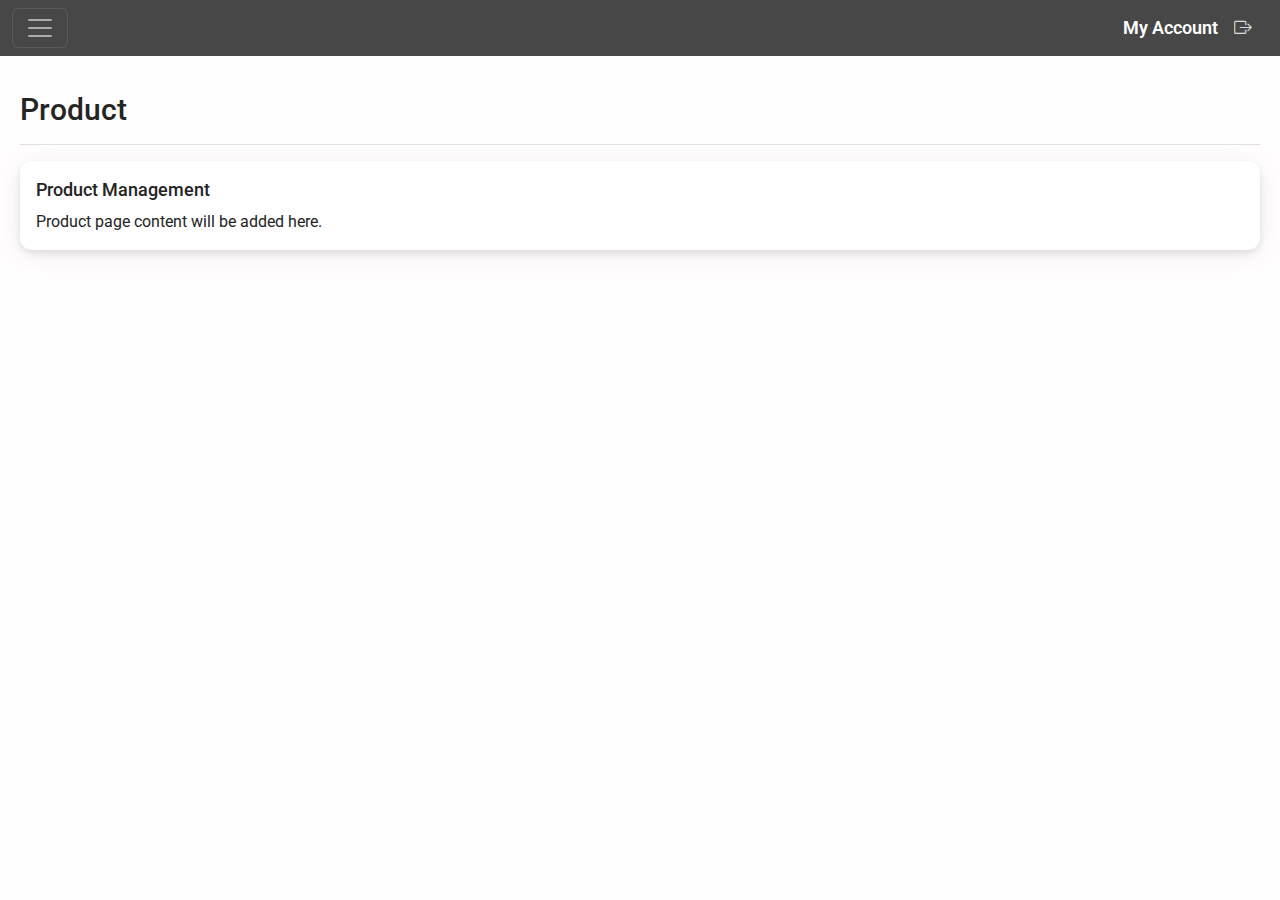
<file: product.html>
<!DOCTYPE html>
<html lang="en">
<head>
    <meta charset="UTF-8">
    <meta name="viewport" content="width=device-width, initial-scale=1.0">
    <title>Product - Product Management</title>
    <!-- Bootstrap CSS -->
    <link href="https://cdn.jsdelivr.net/npm/bootstrap@5.3.0/dist/css/bootstrap.min.css" rel="stylesheet">
    <!-- Bootstrap Icons -->
    <link href="https://cdn.jsdelivr.net/npm/bootstrap-icons@1.10.0/font/bootstrap-icons.css" rel="stylesheet">
    <!-- Roboto Font -->
    <link href="https://fonts.googleapis.com/css2?family=Roboto:wght@400;500;700&display=swap" rel="stylesheet">
    <!-- Custom CSS -->
    <link href="style.css" rel="stylesheet">
</head>
<body>
    <!-- Navbar -->
    <nav class="navbar navbar-expand-lg navbar-dark bg-dark fixed-top">
        <div class="container-fluid">
            <button class="navbar-toggler me-3" type="button" data-bs-toggle="offcanvas" data-bs-target="#sidebar" aria-controls="sidebar" aria-expanded="false" aria-label="Toggle navigation">
                <span class="navbar-toggler-icon"></span>
            </button>
            
            <div class="ms-auto d-flex align-items-center">
                <a class="navbar-brand me-3" href="account.html">
                    My Account
                </a>
                <a class="navbar-brand" href="login.html" title="Logout">
                    <i class="bi bi-box-arrow-right" style="font-size: 1.1rem; opacity: 0.8;"></i>
                </a>
            </div>
        </div>
    </nav>

    <!-- Offcanvas Sidebar -->
    <div class="offcanvas offcanvas-start" tabindex="-1" id="sidebar" aria-labelledby="sidebarLabel">
        <div class="offcanvas-header">
            <h5 class="offcanvas-title" id="sidebarLabel">
                <img src="asset/company-logo.jpg" alt="Company Logo">
                <span>Dashboard</span>
            </h5>
            <button type="button" class="btn-close btn-close-white" data-bs-dismiss="offcanvas" aria-label="Close"></button>
        </div>
        <div class="offcanvas-body">
            <ul class="nav flex-column">
                <li class="nav-item">
                    <a class="nav-link" href="index.html">
                        <i class="bi bi-house"></i>
                        <span>Home</span>
                    </a>
                </li>
                <li class="nav-item">
                    <a class="nav-link" href="crm.html">
                        <i class="bi bi-people"></i>
                        <span>CRM</span>
                    </a>
                </li>
                <li class="nav-item">
                    <a class="nav-link" href="sales.html">
                        <i class="bi bi-graph-up"></i>
                        <span>Sales</span>
                    </a>
                </li>
                <li class="nav-item">
                    <a class="nav-link active" href="product.html">
                        <i class="bi bi-box"></i>
                        <span>Product</span>
                    </a>
                </li>
                <li class="nav-item">
                    <a class="nav-link" href="user-management.html">
                        <i class="bi bi-person-gear"></i>
                        <span>User Management</span>
                    </a>
                </li>
            </ul>
        </div>
    </div>

    <!-- Main content area -->
    <main class="main-content">
        <div class="d-flex justify-content-between flex-wrap flex-md-nowrap align-items-center pt-3 pb-2 mb-3 border-bottom">
            <h1 class="h2">Product</h1>
        </div>
        
        <!-- Product content will go here -->
        <div class="row">
            <div class="col-12">
                <div class="card">
                    <div class="card-body">
                        <h5 class="card-title">Product Management</h5>
                        <p class="card-text">Product page content will be added here.</p>
                    </div>
                </div>
            </div>
        </div>
    </main>

    <!-- Bootstrap JS -->
    <script src="https://cdn.jsdelivr.net/npm/bootstrap@5.3.0/dist/js/bootstrap.bundle.min.js"></script>
</body>
</html>
</file>
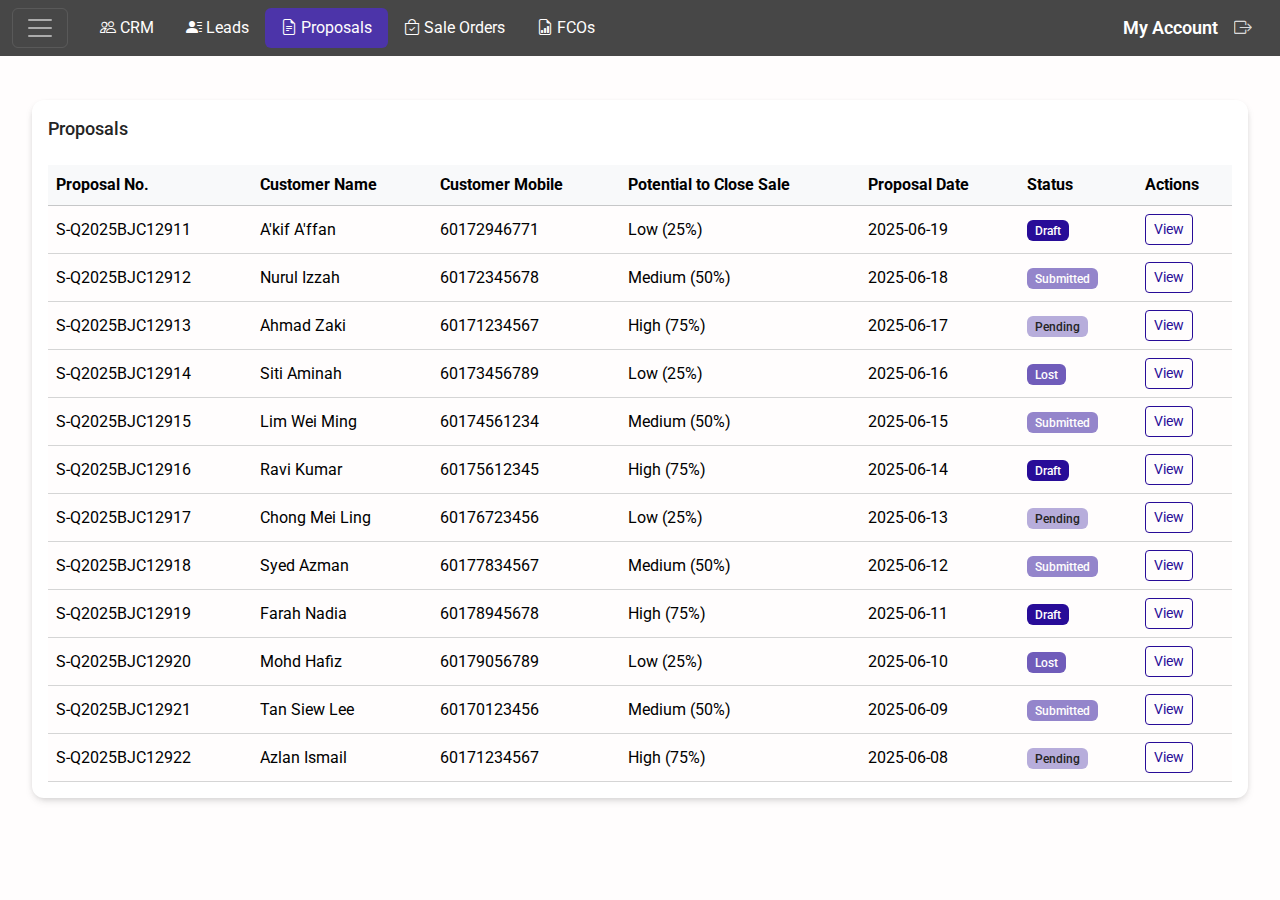
<file: proposals.html>
<!DOCTYPE html>
<html lang="en">
<head>
    <meta charset="UTF-8">
    <meta name="viewport" content="width=device-width, initial-scale=1.0">
    <title>Proposals</title>
    <!-- Bootstrap CSS -->
    <link href="https://cdn.jsdelivr.net/npm/bootstrap@5.3.0/dist/css/bootstrap.min.css" rel="stylesheet">
    <!-- Bootstrap Icons -->
    <link href="https://cdn.jsdelivr.net/npm/bootstrap-icons@1.10.0/font/bootstrap-icons.css" rel="stylesheet">
    <!-- Roboto Font -->
    <link href="https://fonts.googleapis.com/css2?family=Roboto:wght@400;500;700&display=swap" rel="stylesheet">
    <!-- Custom CSS -->
    <link href="style.css" rel="stylesheet">
</head>
<body>
    <!-- Navbar -->
    <nav class="navbar navbar-expand-lg navbar-dark bg-dark fixed-top flex-column">
        <div class="container-fluid d-flex align-items-center">
            <button class="navbar-toggler me-3" type="button" data-bs-toggle="offcanvas" data-bs-target="#sidebar" aria-controls="sidebar" aria-expanded="false" aria-label="Toggle navigation">
                <span class="navbar-toggler-icon"></span>
            </button>
            <ul class="nav nav-pills">
                <li class="nav-item">
                    <a class="nav-link" href="crm.html"><i class="bi bi-people me-1"></i>CRM</a>
                </li>
                <li class="nav-item">
                    <a class="nav-link" href="leads.html"><i class="bi bi-person-lines-fill me-1"></i>Leads</a>
                </li>
                <li class="nav-item">
                    <a class="nav-link active" href="proposals.html"><i class="bi bi-file-earmark-text me-1"></i>Proposals</a>
                </li>
                <li class="nav-item">
                    <a class="nav-link" href="sale-orders.html"><i class="bi bi-bag-check me-1"></i>Sale Orders</a>
                </li>
                <li class="nav-item">
                    <a class="nav-link" href="fcos.html"><i class="bi bi-file-earmark-bar-graph me-1"></i>FCOs</a>
                </li>
            </ul>
            <div class="ms-auto d-flex align-items-center">
                <a class="navbar-brand me-3" href="account.html">My Account</a>
                <a class="navbar-brand" href="login.html" title="Logout">
                    <i class="bi bi-box-arrow-right" style="font-size: 1.1rem; opacity: 0.8;"></i>
                </a>
            </div>
        </div>
    </nav>
    <!-- Offcanvas Sidebar -->
    <div class="offcanvas offcanvas-start" tabindex="-1" id="sidebar" aria-labelledby="sidebarLabel">
        <div class="offcanvas-header">
            <h5 class="offcanvas-title" id="sidebarLabel">
                <img src="asset/company-logo.jpg" alt="Company Logo">
                <span>My Company</span>
            </h5>
            <button type="button" class="btn-close btn-close-white" data-bs-dismiss="offcanvas" aria-label="Close"></button>
        </div>
        <div class="offcanvas-body">
            <ul class="nav flex-column">
                <li class="nav-item">
                    <a class="nav-link" href="index.html">
                        <i class="bi bi-house"></i>
                        <span>Home</span>
                    </a>
                </li>
                <li class="nav-item">
                    <a class="nav-link active" href="crm.html">
                        <i class="bi bi-people"></i>
                        <span>CRM</span>
                    </a>
                </li>
                <li class="nav-item">
                    <a class="nav-link" href="sales.html">
                        <i class="bi bi-graph-up"></i>
                        <span>Sales</span>
                    </a>
                </li>
                <li class="nav-item">
                    <a class="nav-link" href="product.html">
                        <i class="bi bi-box"></i>
                        <span>Product</span>
                    </a>
                </li>
                <li class="nav-item">
                    <a class="nav-link" href="user-management.html">
                        <i class="bi bi-person-gear"></i>
                        <span>User Management</span>
                    </a>
                </li>
            </ul>
        </div>
    </div>
    <!-- Main content area -->
    <main class="main-content">
        <div class="container-fluid py-4">
            <div class="card shadow-sm border-0">
                <div class="card-body">
                    <h5 class="card-title mb-4">Proposals</h5>
                    <div class="table-responsive">
                        <table class="table align-middle mb-0">
                            <thead class="table-light">
                                <tr>
                                    <th>Proposal No.</th>
                                    <th>Customer Name</th>
                                    <th>Customer Mobile</th>
                                    <th>Potential to Close Sale</th>
                                    <th>Proposal Date</th>
                                    <th>Status</th>
                                    <th>Actions</th>
                                </tr>
                            </thead>
                            <tbody>
                                <tr class="clickable-row" data-href="proposal-detail.html">
                                    <td>S-Q2025BJC12911</td>
                                    <td>A'kif A'ffan</td>
                                    <td>60172946771</td>
                                    <td>Low (25%)</td>
                                    <td>2025-06-19</td>
                                    <td><span class="badge bg-primary">Draft</span></td>
                                    <td><button class="btn btn-sm btn-outline-primary">View</button></td>
                                </tr>
                                <tr class="clickable-row" data-href="proposal-detail.html">
                                    <td>S-Q2025BJC12912</td>
                                    <td>Nurul Izzah</td>
                                    <td>60172345678</td>
                                    <td>Medium (50%)</td>
                                    <td>2025-06-18</td>
                                    <td><span class="badge bg-success">Submitted</span></td>
                                    <td><button class="btn btn-sm btn-outline-primary">View</button></td>
                                </tr>
                                <tr class="clickable-row" data-href="proposal-detail.html">
                                    <td>S-Q2025BJC12913</td>
                                    <td>Ahmad Zaki</td>
                                    <td>60171234567</td>
                                    <td>High (75%)</td>
                                    <td>2025-06-17</td>
                                    <td><span class="badge bg-warning">Pending</span></td>
                                    <td><button class="btn btn-sm btn-outline-primary">View</button></td>
                                </tr>
                                <tr class="clickable-row" data-href="proposal-detail.html">
                                    <td>S-Q2025BJC12914</td>
                                    <td>Siti Aminah</td>
                                    <td>60173456789</td>
                                    <td>Low (25%)</td>
                                    <td>2025-06-16</td>
                                    <td><span class="badge bg-danger">Lost</span></td>
                                    <td><button class="btn btn-sm btn-outline-primary">View</button></td>
                                </tr>
                                <tr class="clickable-row" data-href="proposal-detail.html">
                                    <td>S-Q2025BJC12915</td>
                                    <td>Lim Wei Ming</td>
                                    <td>60174561234</td>
                                    <td>Medium (50%)</td>
                                    <td>2025-06-15</td>
                                    <td><span class="badge bg-success">Submitted</span></td>
                                    <td><button class="btn btn-sm btn-outline-primary">View</button></td>
                                </tr>
                                <tr class="clickable-row" data-href="proposal-detail.html">
                                    <td>S-Q2025BJC12916</td>
                                    <td>Ravi Kumar</td>
                                    <td>60175612345</td>
                                    <td>High (75%)</td>
                                    <td>2025-06-14</td>
                                    <td><span class="badge bg-primary">Draft</span></td>
                                    <td><button class="btn btn-sm btn-outline-primary">View</button></td>
                                </tr>
                                <tr class="clickable-row" data-href="proposal-detail.html">
                                    <td>S-Q2025BJC12917</td>
                                    <td>Chong Mei Ling</td>
                                    <td>60176723456</td>
                                    <td>Low (25%)</td>
                                    <td>2025-06-13</td>
                                    <td><span class="badge bg-warning">Pending</span></td>
                                    <td><button class="btn btn-sm btn-outline-primary">View</button></td>
                                </tr>
                                <tr class="clickable-row" data-href="proposal-detail.html">
                                    <td>S-Q2025BJC12918</td>
                                    <td>Syed Azman</td>
                                    <td>60177834567</td>
                                    <td>Medium (50%)</td>
                                    <td>2025-06-12</td>
                                    <td><span class="badge bg-success">Submitted</span></td>
                                    <td><button class="btn btn-sm btn-outline-primary">View</button></td>
                                </tr>
                                <tr class="clickable-row" data-href="proposal-detail.html">
                                    <td>S-Q2025BJC12919</td>
                                    <td>Farah Nadia</td>
                                    <td>60178945678</td>
                                    <td>High (75%)</td>
                                    <td>2025-06-11</td>
                                    <td><span class="badge bg-primary">Draft</span></td>
                                    <td><button class="btn btn-sm btn-outline-primary">View</button></td>
                                </tr>
                                <tr class="clickable-row" data-href="proposal-detail.html">
                                    <td>S-Q2025BJC12920</td>
                                    <td>Mohd Hafiz</td>
                                    <td>60179056789</td>
                                    <td>Low (25%)</td>
                                    <td>2025-06-10</td>
                                    <td><span class="badge bg-danger">Lost</span></td>
                                    <td><button class="btn btn-sm btn-outline-primary">View</button></td>
                                </tr>
                                <tr class="clickable-row" data-href="proposal-detail.html">
                                    <td>S-Q2025BJC12921</td>
                                    <td>Tan Siew Lee</td>
                                    <td>60170123456</td>
                                    <td>Medium (50%)</td>
                                    <td>2025-06-09</td>
                                    <td><span class="badge bg-success">Submitted</span></td>
                                    <td><button class="btn btn-sm btn-outline-primary">View</button></td>
                                </tr>
                                <tr class="clickable-row" data-href="proposal-detail.html">
                                    <td>S-Q2025BJC12922</td>
                                    <td>Azlan Ismail</td>
                                    <td>60171234567</td>
                                    <td>High (75%)</td>
                                    <td>2025-06-08</td>
                                    <td><span class="badge bg-warning">Pending</span></td>
                                    <td><button class="btn btn-sm btn-outline-primary">View</button></td>
                                </tr>
                            </tbody>
                        </table>
                    </div>
                </div>
            </div>
        </div>
    </main>
    <script>
    // Make table rows clickable
    document.addEventListener('DOMContentLoaded', function() {
        document.querySelectorAll('.clickable-row').forEach(function(row) {
            row.addEventListener('click', function(e) {
                // Prevent click on button from triggering row navigation
                if (e.target.tagName === 'BUTTON') return;
                window.location = row.getAttribute('data-href');
            });
        });
    });
    </script>
    <!-- Bootstrap JS -->
    <script src="https://cdn.jsdelivr.net/npm/bootstrap@5.3.0/dist/js/bootstrap.bundle.min.js"></script>
</body>
</html>
</file>
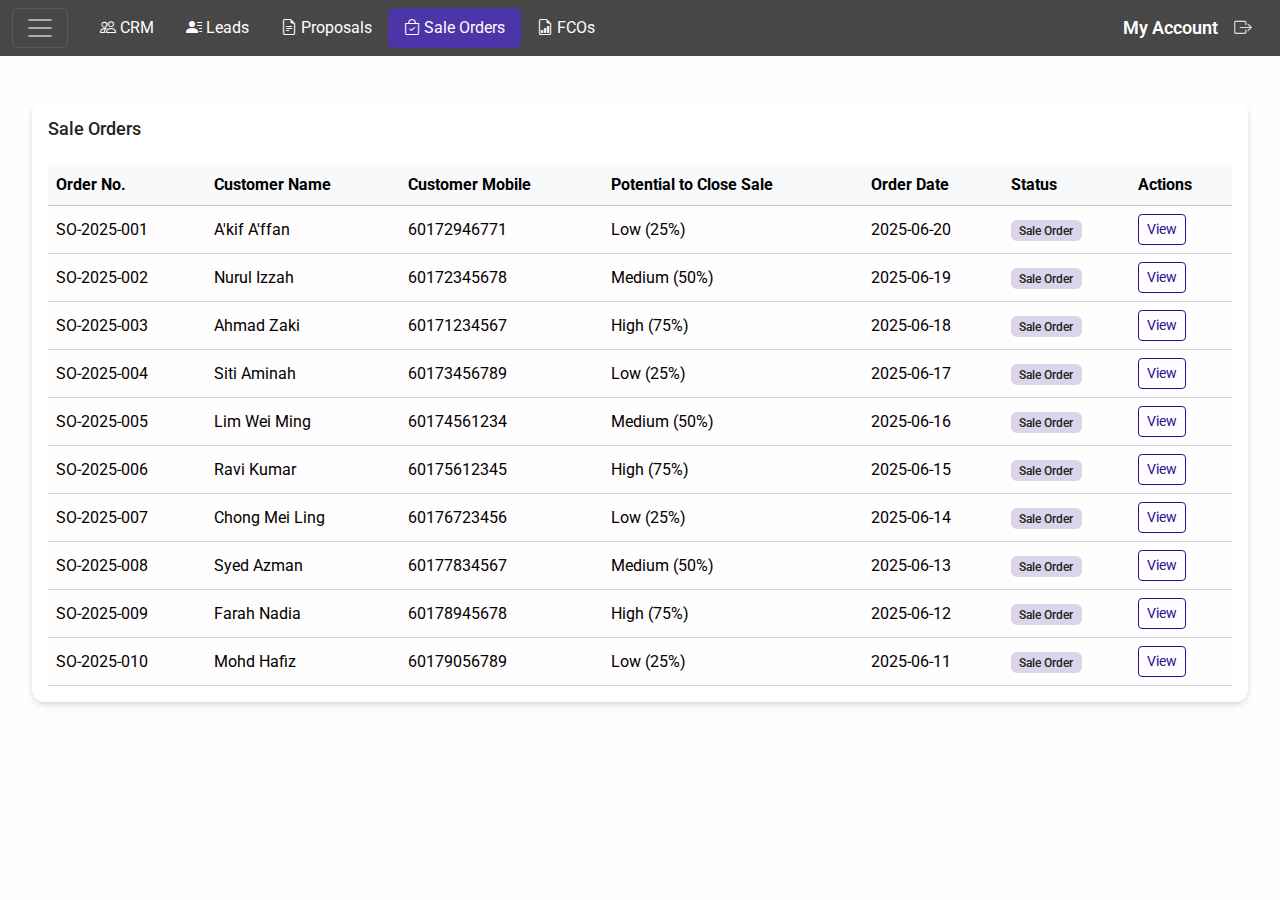
<file: sale-orders.html>
<!DOCTYPE html>
<html lang="en">
<head>
    <meta charset="UTF-8">
    <meta name="viewport" content="width=device-width, initial-scale=1.0">
    <title>Sale Orders</title>
    <!-- Bootstrap CSS -->
    <link href="https://cdn.jsdelivr.net/npm/bootstrap@5.3.0/dist/css/bootstrap.min.css" rel="stylesheet">
    <!-- Bootstrap Icons -->
    <link href="https://cdn.jsdelivr.net/npm/bootstrap-icons@1.10.0/font/bootstrap-icons.css" rel="stylesheet">
    <!-- Roboto Font -->
    <link href="https://fonts.googleapis.com/css2?family=Roboto:wght@400;500;700&display=swap" rel="stylesheet">
    <!-- Custom CSS -->
    <link href="style.css" rel="stylesheet">
</head>
<body>
    <!-- Navbar -->
    <nav class="navbar navbar-expand-lg navbar-dark bg-dark fixed-top flex-column">
        <div class="container-fluid d-flex align-items-center">
            <button class="navbar-toggler me-3" type="button" data-bs-toggle="offcanvas" data-bs-target="#sidebar" aria-controls="sidebar" aria-expanded="false" aria-label="Toggle navigation">
                <span class="navbar-toggler-icon"></span>
            </button>
            <ul class="nav nav-pills">
                <li class="nav-item">
                    <a class="nav-link" href="crm.html"><i class="bi bi-people me-1"></i>CRM</a>
                </li>
                <li class="nav-item">
                    <a class="nav-link" href="leads.html"><i class="bi bi-person-lines-fill me-1"></i>Leads</a>
                </li>
                <li class="nav-item">
                    <a class="nav-link" href="proposals.html"><i class="bi bi-file-earmark-text me-1"></i>Proposals</a>
                </li>
                <li class="nav-item">
                    <a class="nav-link active" href="sale-orders.html"><i class="bi bi-bag-check me-1"></i>Sale Orders</a>
                </li>
                <li class="nav-item">
                    <a class="nav-link" href="fcos.html"><i class="bi bi-file-earmark-bar-graph me-1"></i>FCOs</a>
                </li>
            </ul>
            <div class="ms-auto d-flex align-items-center">
                <a class="navbar-brand me-3" href="account.html">My Account</a>
                <a class="navbar-brand" href="login.html" title="Logout">
                    <i class="bi bi-box-arrow-right" style="font-size: 1.1rem; opacity: 0.8;"></i>
                </a>
            </div>
        </div>
    </nav>
    <!-- Offcanvas Sidebar -->
    <div class="offcanvas offcanvas-start" tabindex="-1" id="sidebar" aria-labelledby="sidebarLabel">
        <div class="offcanvas-header">
            <h5 class="offcanvas-title" id="sidebarLabel">
                <img src="asset/company-logo.jpg" alt="Company Logo">
                <span>My Company</span>
            </h5>
            <button type="button" class="btn-close btn-close-white" data-bs-dismiss="offcanvas" aria-label="Close"></button>
        </div>
        <div class="offcanvas-body">
            <ul class="nav flex-column">
                <li class="nav-item">
                    <a class="nav-link" href="index.html">
                        <i class="bi bi-house"></i>
                        <span>Home</span>
                    </a>
                </li>
                <li class="nav-item">
                    <a class="nav-link active" href="crm.html">
                        <i class="bi bi-people"></i>
                        <span>CRM</span>
                    </a>
                </li>
                <li class="nav-item">
                    <a class="nav-link" href="sales.html">
                        <i class="bi bi-graph-up"></i>
                        <span>Sales</span>
                    </a>
                </li>
                <li class="nav-item">
                    <a class="nav-link" href="product.html">
                        <i class="bi bi-box"></i>
                        <span>Product</span>
                    </a>
                </li>
                <li class="nav-item">
                    <a class="nav-link" href="user-management.html">
                        <i class="bi bi-person-gear"></i>
                        <span>User Management</span>
                    </a>
                </li>
            </ul>
        </div>
    </div>
    <!-- Main content area -->
    <main class="main-content">
        <div class="container-fluid py-4">
            <div class="card shadow-sm border-0">
                <div class="card-body">
                    <h5 class="card-title mb-4">Sale Orders</h5>
                    <div class="table-responsive">
                        <table class="table align-middle mb-0">
                            <thead class="table-light">
                                <tr>
                                    <th>Order No.</th>
                                    <th>Customer Name</th>
                                    <th>Customer Mobile</th>
                                    <th>Potential to Close Sale</th>
                                    <th>Order Date</th>
                                    <th>Status</th>
                                    <th>Actions</th>
                                </tr>
                            </thead>
                            <tbody>
                                <tr class="clickable-row" data-href="sale-order-detail.html">
                                    <td>SO-2025-001</td>
                                    <td>A'kif A'ffan</td>
                                    <td>60172946771</td>
                                    <td>Low (25%)</td>
                                    <td>2025-06-20</td>
                                    <td><span class="badge bg-info">Sale Order</span></td>
                                    <td><button class="btn btn-sm btn-outline-primary">View</button></td>
                                </tr>
                                <tr class="clickable-row" data-href="sale-order-detail.html">
                                    <td>SO-2025-002</td>
                                    <td>Nurul Izzah</td>
                                    <td>60172345678</td>
                                    <td>Medium (50%)</td>
                                    <td>2025-06-19</td>
                                    <td><span class="badge bg-info">Sale Order</span></td>
                                    <td><button class="btn btn-sm btn-outline-primary">View</button></td>
                                </tr>
                                <tr class="clickable-row" data-href="sale-order-detail.html">
                                    <td>SO-2025-003</td>
                                    <td>Ahmad Zaki</td>
                                    <td>60171234567</td>
                                    <td>High (75%)</td>
                                    <td>2025-06-18</td>
                                    <td><span class="badge bg-info">Sale Order</span></td>
                                    <td><button class="btn btn-sm btn-outline-primary">View</button></td>
                                </tr>
                                <tr class="clickable-row" data-href="sale-order-detail.html">
                                    <td>SO-2025-004</td>
                                    <td>Siti Aminah</td>
                                    <td>60173456789</td>
                                    <td>Low (25%)</td>
                                    <td>2025-06-17</td>
                                    <td><span class="badge bg-info">Sale Order</span></td>
                                    <td><button class="btn btn-sm btn-outline-primary">View</button></td>
                                </tr>
                                <tr class="clickable-row" data-href="sale-order-detail.html">
                                    <td>SO-2025-005</td>
                                    <td>Lim Wei Ming</td>
                                    <td>60174561234</td>
                                    <td>Medium (50%)</td>
                                    <td>2025-06-16</td>
                                    <td><span class="badge bg-info">Sale Order</span></td>
                                    <td><button class="btn btn-sm btn-outline-primary">View</button></td>
                                </tr>
                                <tr class="clickable-row" data-href="sale-order-detail.html">
                                    <td>SO-2025-006</td>
                                    <td>Ravi Kumar</td>
                                    <td>60175612345</td>
                                    <td>High (75%)</td>
                                    <td>2025-06-15</td>
                                    <td><span class="badge bg-info">Sale Order</span></td>
                                    <td><button class="btn btn-sm btn-outline-primary">View</button></td>
                                </tr>
                                <tr class="clickable-row" data-href="sale-order-detail.html">
                                    <td>SO-2025-007</td>
                                    <td>Chong Mei Ling</td>
                                    <td>60176723456</td>
                                    <td>Low (25%)</td>
                                    <td>2025-06-14</td>
                                    <td><span class="badge bg-info">Sale Order</span></td>
                                    <td><button class="btn btn-sm btn-outline-primary">View</button></td>
                                </tr>
                                <tr class="clickable-row" data-href="sale-order-detail.html">
                                    <td>SO-2025-008</td>
                                    <td>Syed Azman</td>
                                    <td>60177834567</td>
                                    <td>Medium (50%)</td>
                                    <td>2025-06-13</td>
                                    <td><span class="badge bg-info">Sale Order</span></td>
                                    <td><button class="btn btn-sm btn-outline-primary">View</button></td>
                                </tr>
                                <tr class="clickable-row" data-href="sale-order-detail.html">
                                    <td>SO-2025-009</td>
                                    <td>Farah Nadia</td>
                                    <td>60178945678</td>
                                    <td>High (75%)</td>
                                    <td>2025-06-12</td>
                                    <td><span class="badge bg-info">Sale Order</span></td>
                                    <td><button class="btn btn-sm btn-outline-primary">View</button></td>
                                </tr>
                                <tr class="clickable-row" data-href="sale-order-detail.html">
                                    <td>SO-2025-010</td>
                                    <td>Mohd Hafiz</td>
                                    <td>60179056789</td>
                                    <td>Low (25%)</td>
                                    <td>2025-06-11</td>
                                    <td><span class="badge bg-info">Sale Order</span></td>
                                    <td><button class="btn btn-sm btn-outline-primary">View</button></td>
                                </tr>
                            </tbody>
                        </table>
                    </div>
                </div>
            </div>
        </div>
    </main>
    <script>
    // Make table rows clickable
    document.addEventListener('DOMContentLoaded', function() {
        document.querySelectorAll('.clickable-row').forEach(function(row) {
            row.addEventListener('click', function(e) {
                if (e.target.tagName === 'BUTTON') return;
                window.location = row.getAttribute('data-href');
            });
        });
    });
    </script>
    <!-- Bootstrap JS -->
    <script src="https://cdn.jsdelivr.net/npm/bootstrap@5.3.0/dist/js/bootstrap.bundle.min.js"></script>
</body>
</html>
</file>
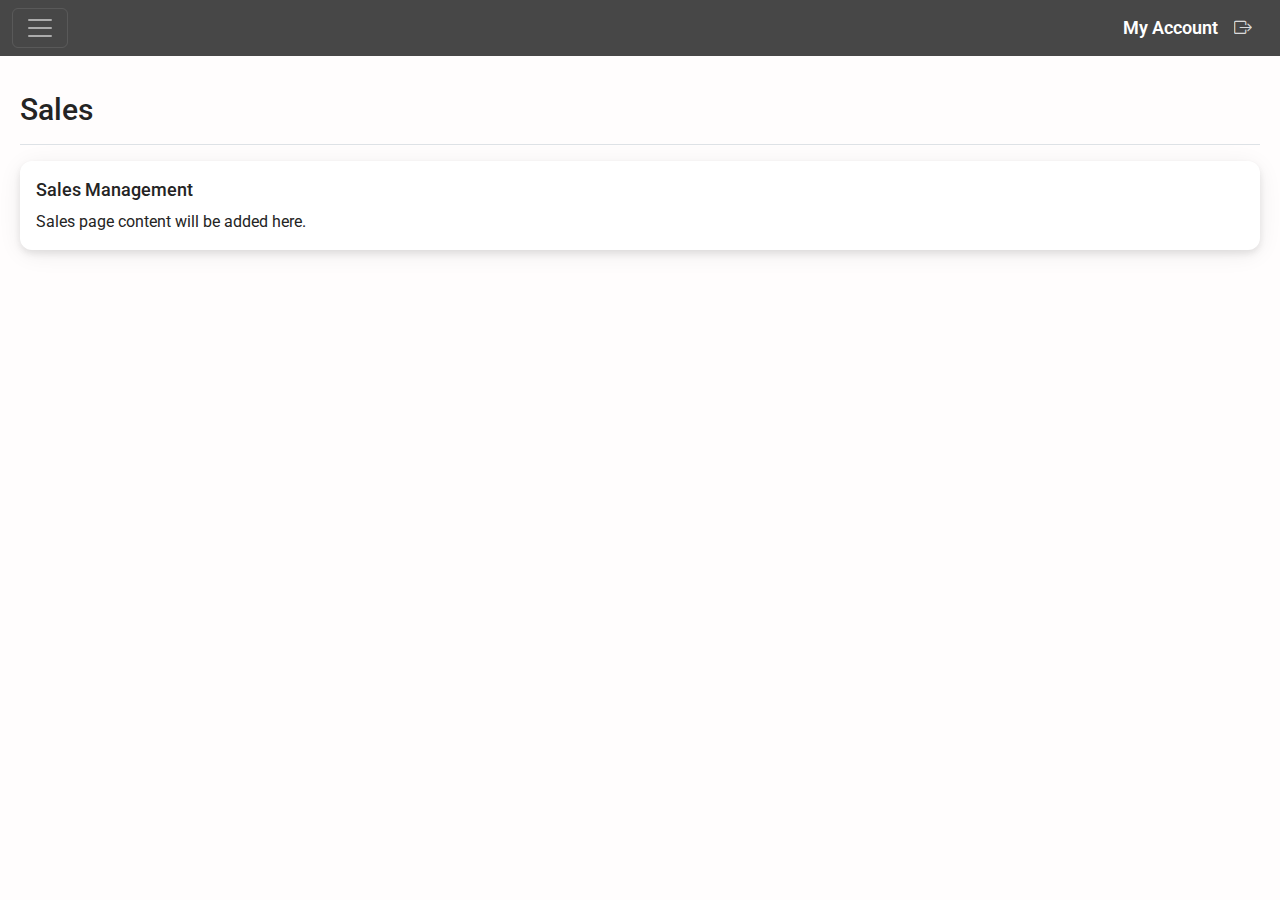
<file: sales.html>
<!DOCTYPE html>
<html lang="en">
<head>
    <meta charset="UTF-8">
    <meta name="viewport" content="width=device-width, initial-scale=1.0">
    <title>Sales - Sales Management</title>
    <!-- Bootstrap CSS -->
    <link href="https://cdn.jsdelivr.net/npm/bootstrap@5.3.0/dist/css/bootstrap.min.css" rel="stylesheet">
    <!-- Bootstrap Icons -->
    <link href="https://cdn.jsdelivr.net/npm/bootstrap-icons@1.10.0/font/bootstrap-icons.css" rel="stylesheet">
    <!-- Roboto Font -->
    <link href="https://fonts.googleapis.com/css2?family=Roboto:wght@400;500;700&display=swap" rel="stylesheet">
    <!-- Custom CSS -->
    <link href="style.css" rel="stylesheet">
</head>
<body>
    <!-- Navbar -->
    <nav class="navbar navbar-expand-lg navbar-dark bg-dark fixed-top">
        <div class="container-fluid">
            <button class="navbar-toggler me-3" type="button" data-bs-toggle="offcanvas" data-bs-target="#sidebar" aria-controls="sidebar" aria-expanded="false" aria-label="Toggle navigation">
                <span class="navbar-toggler-icon"></span>
            </button>
            
            <div class="ms-auto d-flex align-items-center">
                <a class="navbar-brand me-3" href="account.html">
                    My Account
                </a>
                <a class="navbar-brand" href="login.html" title="Logout">
                    <i class="bi bi-box-arrow-right" style="font-size: 1.1rem; opacity: 0.8;"></i>
                </a>
            </div>
        </div>
    </nav>

    <!-- Offcanvas Sidebar -->
    <div class="offcanvas offcanvas-start" tabindex="-1" id="sidebar" aria-labelledby="sidebarLabel">
        <div class="offcanvas-header">
            <h5 class="offcanvas-title" id="sidebarLabel">
                <img src="asset/company-logo.jpg" alt="Company Logo">
                <span>Dashboard</span>
            </h5>
            <button type="button" class="btn-close btn-close-white" data-bs-dismiss="offcanvas" aria-label="Close"></button>
        </div>
        <div class="offcanvas-body">
            <ul class="nav flex-column">
                <li class="nav-item">
                    <a class="nav-link" href="index.html">
                        <i class="bi bi-house"></i>
                        <span>Home</span>
                    </a>
                </li>
                <li class="nav-item">
                    <a class="nav-link" href="crm.html">
                        <i class="bi bi-people"></i>
                        <span>CRM</span>
                    </a>
                </li>
                <li class="nav-item">
                    <a class="nav-link active" href="sales.html">
                        <i class="bi bi-graph-up"></i>
                        <span>Sales</span>
                    </a>
                </li>
                <li class="nav-item">
                    <a class="nav-link" href="product.html">
                        <i class="bi bi-box"></i>
                        <span>Product</span>
                    </a>
                </li>
                <li class="nav-item">
                    <a class="nav-link" href="user-management.html">
                        <i class="bi bi-person-gear"></i>
                        <span>User Management</span>
                    </a>
                </li>
            </ul>
        </div>
    </div>

    <!-- Main content area -->
    <main class="main-content">
        <div class="d-flex justify-content-between flex-wrap flex-md-nowrap align-items-center pt-3 pb-2 mb-3 border-bottom">
            <h1 class="h2">Sales</h1>
        </div>
        
        <!-- Sales content will go here -->
        <div class="row">
            <div class="col-12">
                <div class="card">
                    <div class="card-body">
                        <h5 class="card-title">Sales Management</h5>
                        <p class="card-text">Sales page content will be added here.</p>
                    </div>
                </div>
            </div>
        </div>
    </main>

    <!-- Bootstrap JS -->
    <script src="https://cdn.jsdelivr.net/npm/bootstrap@5.3.0/dist/js/bootstrap.bundle.min.js"></script>
</body>
</html>
</file>
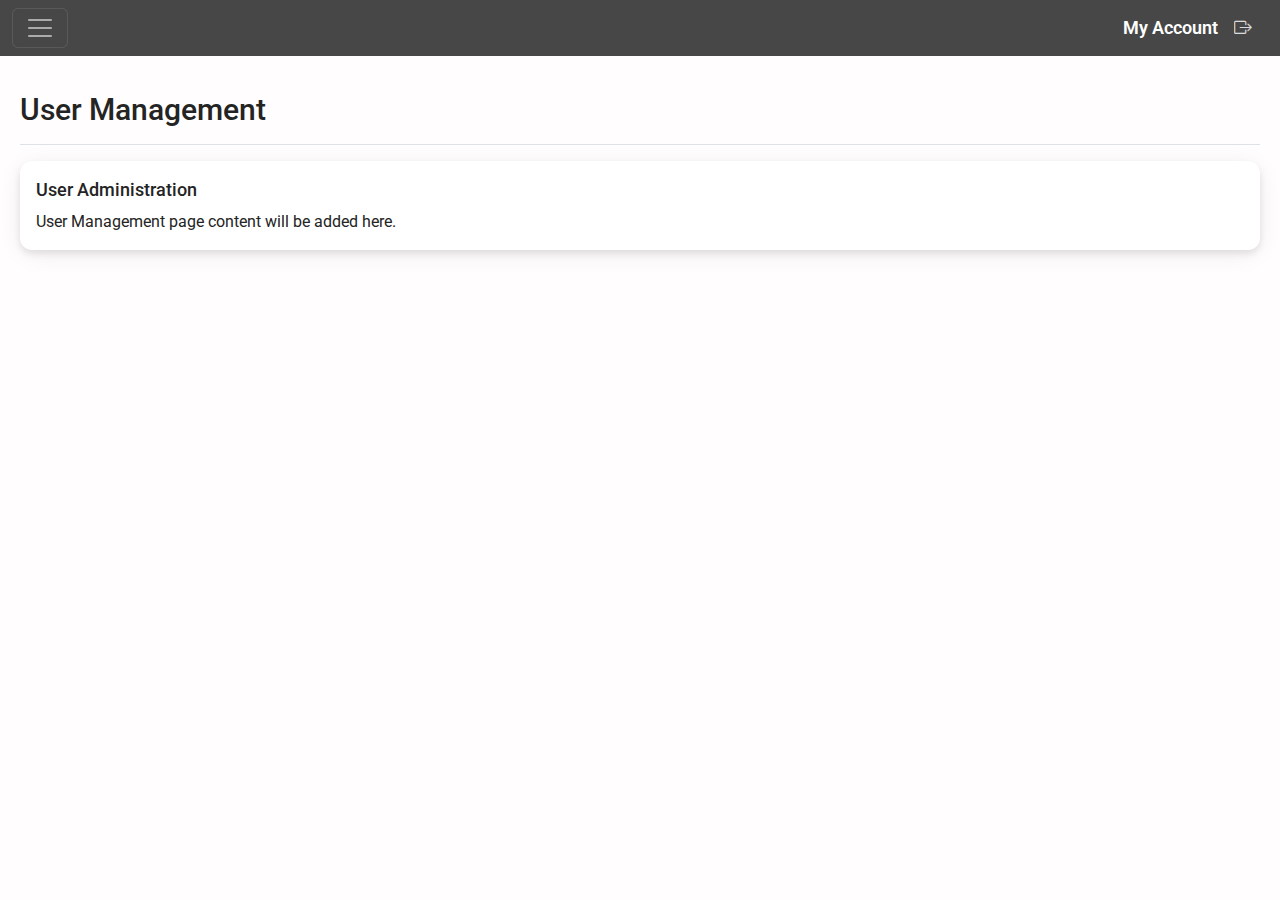
<file: user-management.html>
<!DOCTYPE html>
<html lang="en">
<head>
    <meta charset="UTF-8">
    <meta name="viewport" content="width=device-width, initial-scale=1.0">
    <title>User Management - User Administration</title>
    <!-- Bootstrap CSS -->
    <link href="https://cdn.jsdelivr.net/npm/bootstrap@5.3.0/dist/css/bootstrap.min.css" rel="stylesheet">
    <!-- Bootstrap Icons -->
    <link href="https://cdn.jsdelivr.net/npm/bootstrap-icons@1.10.0/font/bootstrap-icons.css" rel="stylesheet">
    <!-- Roboto Font -->
    <link href="https://fonts.googleapis.com/css2?family=Roboto:wght@400;500;700&display=swap" rel="stylesheet">
    <!-- Custom CSS -->
    <link href="style.css" rel="stylesheet">
</head>
<body>
    <!-- Navbar -->
    <nav class="navbar navbar-expand-lg navbar-dark bg-dark fixed-top">
        <div class="container-fluid">
            <button class="navbar-toggler me-3" type="button" data-bs-toggle="offcanvas" data-bs-target="#sidebar" aria-controls="sidebar" aria-expanded="false" aria-label="Toggle navigation">
                <span class="navbar-toggler-icon"></span>
            </button>
            
            <div class="ms-auto d-flex align-items-center">
                <a class="navbar-brand me-3" href="account.html">
                    My Account
                </a>
                <a class="navbar-brand" href="login.html" title="Logout">
                    <i class="bi bi-box-arrow-right" style="font-size: 1.1rem; opacity: 0.8;"></i>
                </a>
            </div>
        </div>
    </nav>

    <!-- Offcanvas Sidebar -->
    <div class="offcanvas offcanvas-start" tabindex="-1" id="sidebar" aria-labelledby="sidebarLabel">
        <div class="offcanvas-header">
            <h5 class="offcanvas-title" id="sidebarLabel">
                <img src="asset/company-logo.jpg" alt="Company Logo">
                <span>Dashboard</span>
            </h5>
            <button type="button" class="btn-close btn-close-white" data-bs-dismiss="offcanvas" aria-label="Close"></button>
        </div>
        <div class="offcanvas-body">
            <ul class="nav flex-column">
                <li class="nav-item">
                    <a class="nav-link" href="index.html">
                        <i class="bi bi-house"></i>
                        <span>Home</span>
                    </a>
                </li>
                <li class="nav-item">
                    <a class="nav-link" href="crm.html">
                        <i class="bi bi-people"></i>
                        <span>CRM</span>
                    </a>
                </li>
                <li class="nav-item">
                    <a class="nav-link" href="sales.html">
                        <i class="bi bi-graph-up"></i>
                        <span>Sales</span>
                    </a>
                </li>
                <li class="nav-item">
                    <a class="nav-link" href="product.html">
                        <i class="bi bi-box"></i>
                        <span>Product</span>
                    </a>
                </li>
                <li class="nav-item">
                    <a class="nav-link active" href="user-management.html">
                        <i class="bi bi-person-gear"></i>
                        <span>User Management</span>
                    </a>
                </li>
            </ul>
        </div>
    </div>

    <!-- Main content area -->
    <main class="main-content">
        <div class="d-flex justify-content-between flex-wrap flex-md-nowrap align-items-center pt-3 pb-2 mb-3 border-bottom">
            <h1 class="h2">User Management</h1>
        </div>
        
        <!-- User Management content will go here -->
        <div class="row">
            <div class="col-12">
                <div class="card">
                    <div class="card-body">
                        <h5 class="card-title">User Administration</h5>
                        <p class="card-text">User Management page content will be added here.</p>
                    </div>
                </div>
            </div>
        </div>
    </main>

    <!-- Bootstrap JS -->
    <script src="https://cdn.jsdelivr.net/npm/bootstrap@5.3.0/dist/js/bootstrap.bundle.min.js"></script>
</body>
</html>
</file>
<file: style.css>
/* ========================================
   IMPORT THEME COLORS
   ======================================== */
@import "theme-colors.css";

/* ========================================
   TYPOGRAPHY
   ======================================== */
:root {
    /* Font sizes */
    --font-size-xs: 0.75rem;    /* 12px */
    --font-size-sm: 0.875rem;   /* 14px */
    --font-size-base: 1rem;     /* 16px */
    --font-size-lg: 1.125rem;   /* 18px */
    --font-size-xl: 1.25rem;    /* 20px */
    --font-size-2xl: 1.5rem;    /* 24px */
    --font-size-3xl: 1.875rem;  /* 30px */
    --font-size-4xl: 2.25rem;   /* 36px */
}

/* Base typography */
body {
    font-family: 'Roboto', -apple-system, BlinkMacSystemFont, 'Segoe UI', Arial, sans-serif;
    font-size: var(--font-size-base);
    line-height: 1.5;
    -webkit-font-smoothing: antialiased;
    -moz-osx-font-smoothing: grayscale;
    color: var(--bs-body-color);
    background: var(--bs-body-bg);
}

/* Typography scale */
h1, .h1 { font-size: var(--font-size-4xl); line-height: 1.2; }
h2, .h2 { font-size: var(--font-size-3xl); line-height: 1.2; }
h3, .h3 { font-size: var(--font-size-2xl); line-height: 1.3; }
h4, .h4 { font-size: var(--font-size-xl); line-height: 1.4; }
h5, .h5 { font-size: var(--font-size-lg); line-height: 1.4; }
h6, .h6 { font-size: var(--font-size-base); line-height: 1.5; }

.text-sm { font-size: var(--font-size-sm); }
.text-xs { font-size: var(--font-size-xs); }
.text-lg { font-size: var(--font-size-lg); }
.text-xl { font-size: var(--font-size-xl); }

/* Component-specific typography */
.navbar-brand {
    color: var(--navbar-text) !important;
    font-size: var(--font-size-lg);
    font-weight: 600;
}

.offcanvas-title {
    color: var(--sidebar-text-hover);
    font-weight: 600;
    font-size: var(--font-size-xl);
    display: flex;
    align-items: center;
    gap: 10px;
}

.card-header {
    background: transparent;
    border-bottom: none;
    font-weight: 600;
    font-size: var(--font-size-lg);
}

/* ========================================
   LAYOUT AND COMPONENT STYLES
   ======================================== */

/* Custom styles for navbar */
.navbar {
    z-index: 1030;
    background-color: var(--navbar-bg) !important;
}

.navbar-brand img {
    border-radius: 4px;
}

/* Custom styles for offcanvas sidebar */
.offcanvas {
    background-color: var(--sidebar-bg);
    border-right: none;
}

.offcanvas-header {
    border-bottom: 1px solid var(--sidebar-border);
    padding: 15px 20px;
}

.offcanvas-title img {
    width: 32px;
    height: 32px;
    object-fit: contain;
    border-radius: 4px;
}

.offcanvas-body {
    padding: 0;
}

.offcanvas .nav-link {
    color: var(--sidebar-text);
    padding: 12px 20px;
    margin: 2px 0;
    border-radius: 5px;
    transition: all 0.3s ease;
    display: flex;
    align-items: center;
    gap: 10px;
}

.offcanvas .nav-link:hover {
    background-color: var(--sidebar-bg-hover);
    color: var(--sidebar-text-hover);
}

.offcanvas .nav-link.active {
    background-color: var(--sidebar-active-bg);
    color: var(--sidebar-active-text);
}

.offcanvas .nav-link i {
    width: 20px;
    text-align: center;
}

/* Toggle button styles */
.sidebar-toggle {
    position: fixed;
    top: 20px;
    left: 20px;
    z-index: 1050;
    background-color: var(--custom-accent);
    border: none;
    color: var(--bs-white);
    padding: 8px 12px;
    border-radius: 5px;
    cursor: pointer;
    transition: all 0.3s ease;
}

.sidebar-toggle:hover {
    background-color: var(--custom-accent-hover);
}

/* Main content adjustments */
.main-content {
    padding: 20px;
    margin-top: 56px; /* Account for fixed navbar height */
    margin-left: 0; /* No left margin by default */
}

/* Responsive adjustments - Sidebar always hidden by default */
@media (min-width: 992px) {
    .main-content {
        margin-left: 0; /* No left margin on desktop */
        margin-top: 56px;
    }
    
    /* Always show the navbar toggler */
    .navbar-toggler {
        display: block !important;
    }
}

@media (max-width: 991.98px) {
    .offcanvas {
        z-index: 1045;
    }
}

body {
    background: var(--bs-body-bg);
}

.card {
    border-radius: 1rem;
    border: none;
    box-shadow: 0 4px 24px rgba(0,0,0,0.07);
    transition: box-shadow 0.2s;
}

.card:hover {
    box-shadow: 0 8px 32px rgba(0,0,0,0.10);
}

.text-muted {
    color: var(--bs-muted) !important;
    font-weight: 400;
}

.card-body {
    box-shadow: 0 4px 8px rgba(0,0,0,0.06), 0 3px 6px rgba(0,0,0,0.04);
    border-radius: 0.75rem;
    background: #fff;
}

/* Smooth scaling for interactive elements */
.btn,
.nav-link,
.sidebar-toggle,
input[type="button"],
input[type="submit"],
input[type="reset"] {
    transition: transform 0.15s cubic-bezier(.4,2,.6,1), box-shadow 0.15s;
}

.btn:hover {
    transform: scale(1.03);
}

.btn:focus,
.btn:active {
    transform: none;
}

.clickable-row {
  cursor: pointer;
  transition: background 0.15s, transform 0.15s;
}
.clickable-row:hover > td {
    background: var(--lavender-web);
    transition: background 0.15s;
}
.clickable-row:hover {
    transform: scale(1.015);
    z-index: 1;
    position: relative;
}
.clickable-row:focus,
.clickable-row:active {
    transform: none;
}
.clickable-row button:focus,
.clickable-row button:active {
    transform: none !important;
}

.table tbody tr:hover {
    background: var(--main-gradient);
    color: white;
    transition: all 0.3s ease;
}

.status-badge {
    padding: 0.25rem 0.75rem;
    border-radius: 1rem;
    font-weight: 500;
}
</file>
